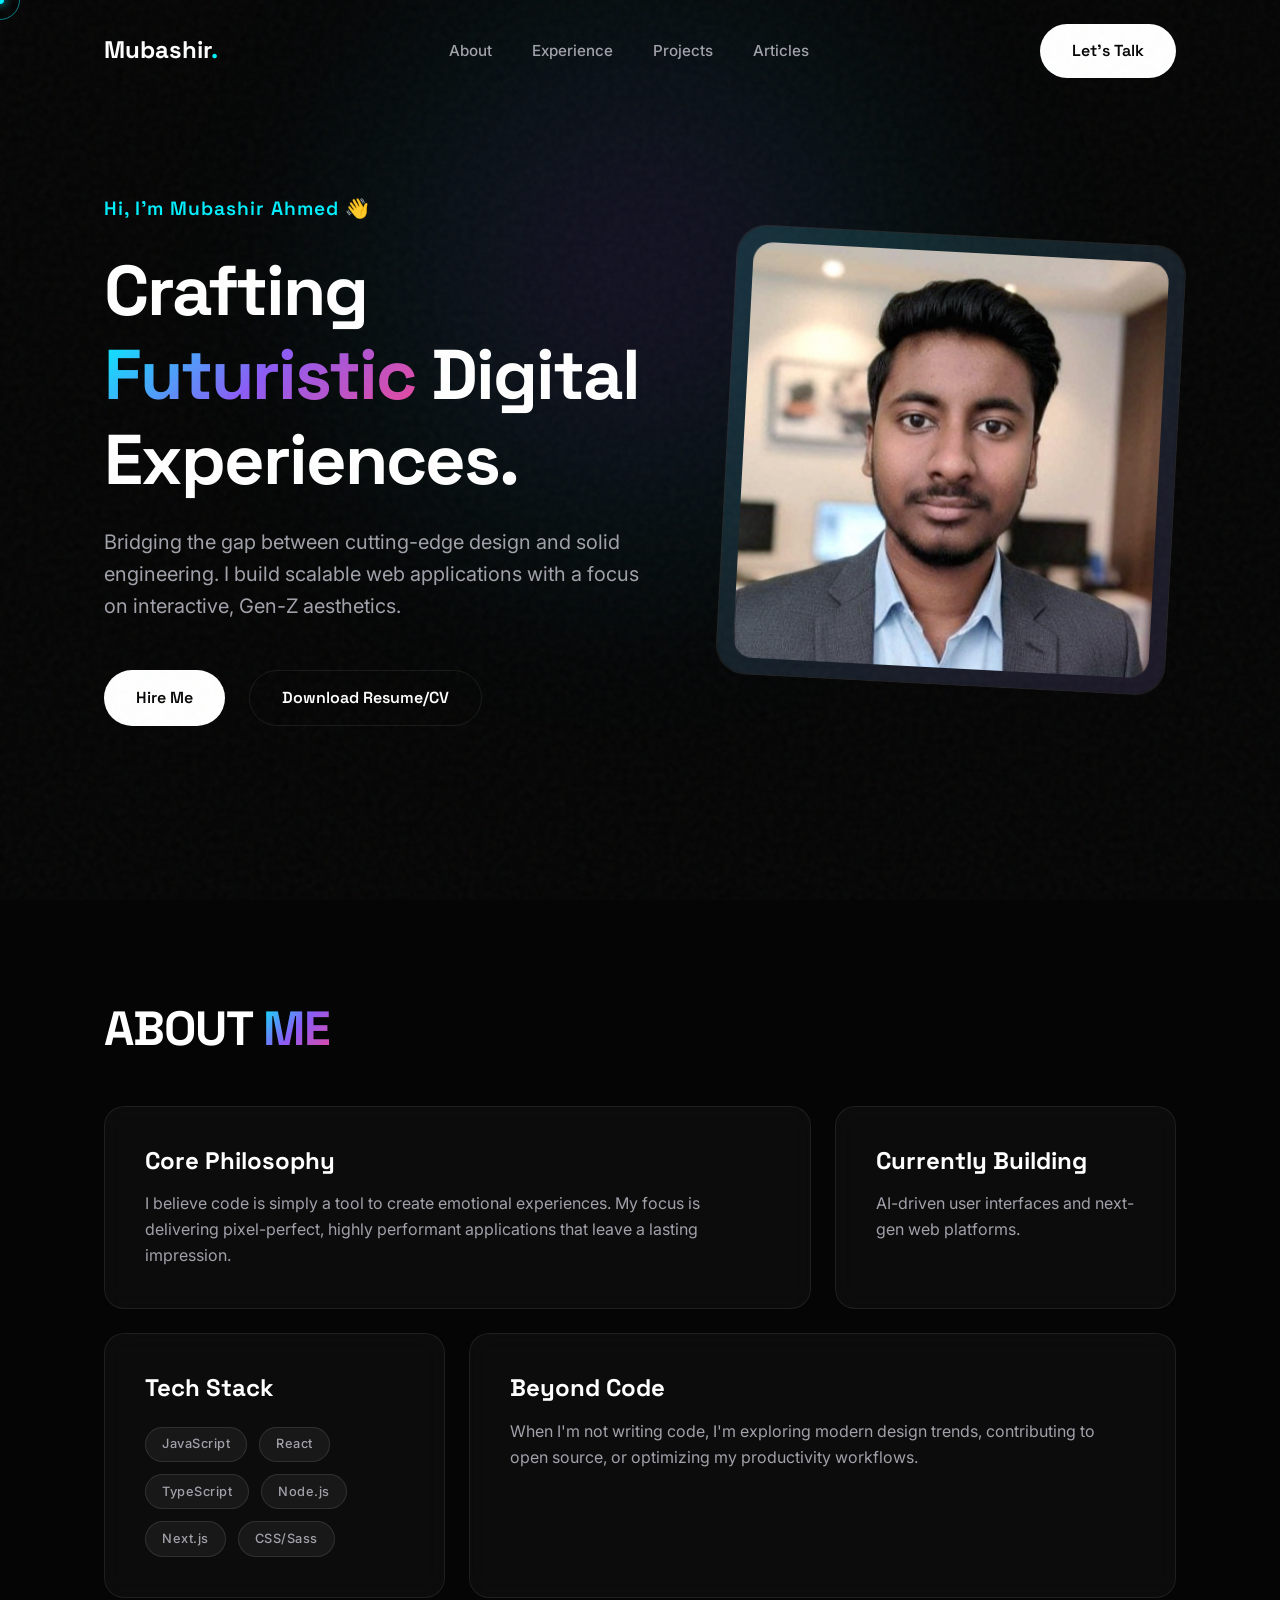
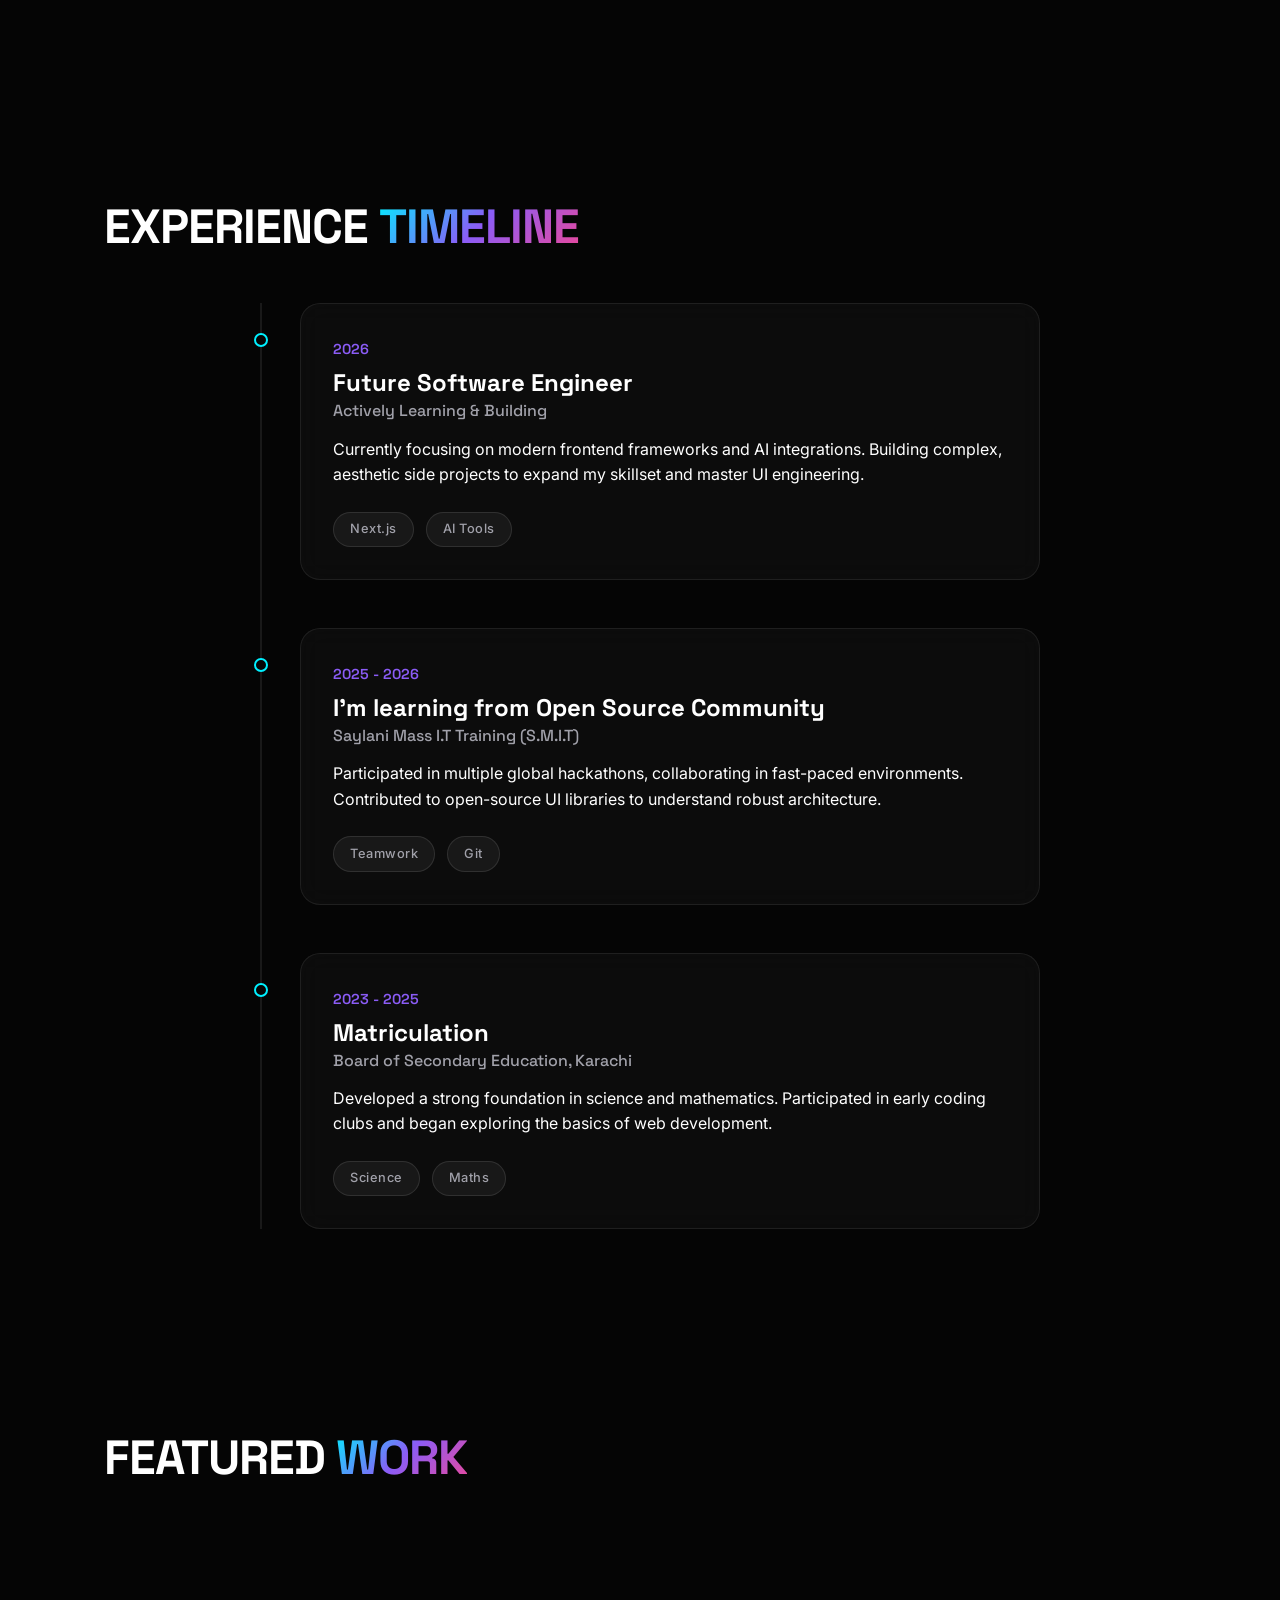
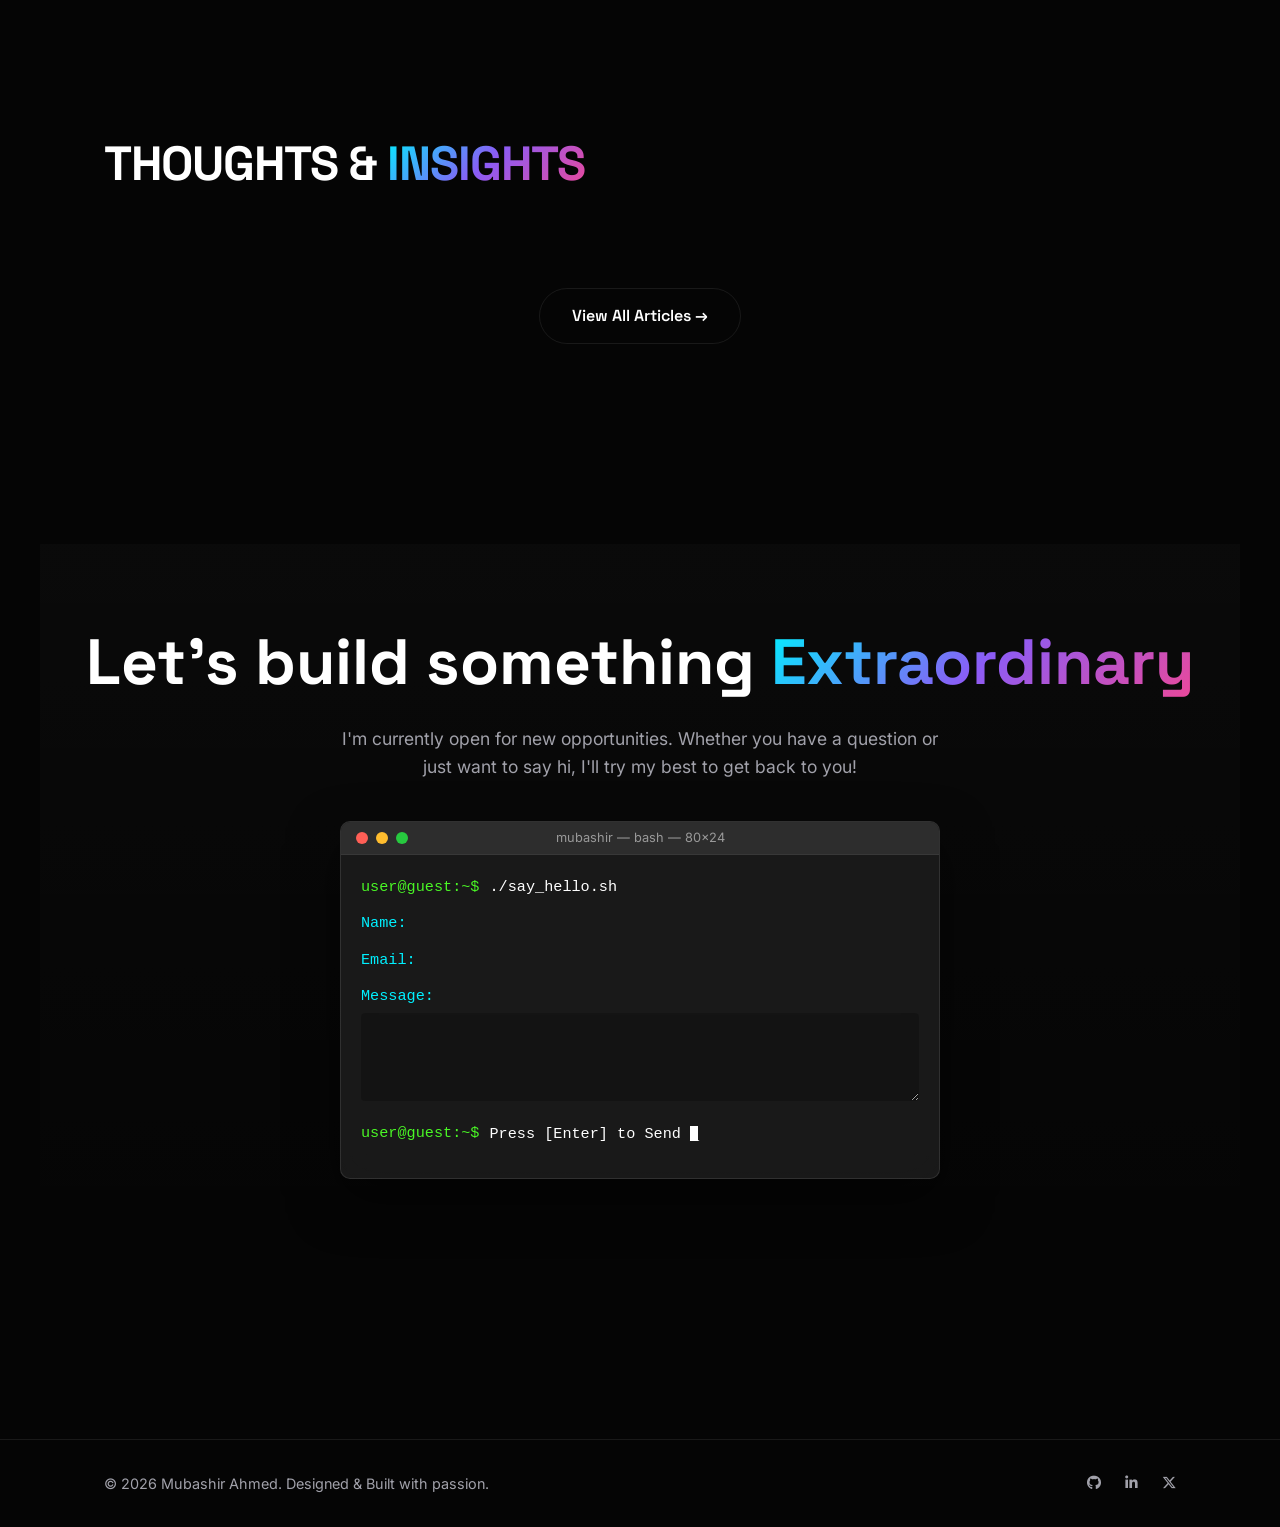
<file: index.html>
<!DOCTYPE html>
<html lang="en">

<head>
    <meta charset="UTF-8">
    <meta name="viewport" content="width=device-width, initial-scale=1.0">
    <title>Mubashir Ahmed | Portfolio</title>
    <meta name="description" content="Gen-Z, interactive, and recruiter-friendly portfolio of Mubashir Ahmed.">
    <!-- Google Fonts: Space Grotesk (Headers/Display), Inter (Body) -->
    <link rel="preconnect" href="https://fonts.googleapis.com">
    <link rel="preconnect" href="https://fonts.gstatic.com" crossorigin>
    <link
        href="https://fonts.googleapis.com/css2?family=Inter:wght@300;400;500;600&family=Space+Grotesk:wght@500;700&display=swap"
        rel="stylesheet">
    <link rel="stylesheet" href="https://cdnjs.cloudflare.com/ajax/libs/font-awesome/6.5.1/css/all.min.css"
        integrity="sha512-DTOQO9RWCH3ppGqcWaEA1BIZOC6xxalwEsw9c2QQeAIftl+Vegovlnee1c9QX4TctnWMn13TZye+giMm8e2LwA=="
        crossorigin="anonymous" referrerpolicy="no-referrer" />
    <link rel="stylesheet" href="style.css">
</head>

<body class="dark-theme">
    <!-- Custom Cursor -->
    <div class="cursor-dot"></div>
    <div class="cursor-outline"></div>

    <!-- Noise Texture Overlay -->
    <div class="noise-bg"></div>

    <!-- Navigation -->
    <nav class="navbar">
        <div class="nav-container">
            <a href="#" class="logo">Mubashir<span>.</span></a>
            <ul class="nav-links">
                <li><a href="#about" class="nav-link">About</a></li>
                <li><a href="#experience" class="nav-link">Experience</a></li>
                <li><a href="#projects" class="nav-link">Projects</a></li>
                <li><a href="articles.html" class="nav-link">Articles</a></li>
            </ul>
            <a href="#contact" class="btn primary-btn magnetic">Let's Talk</a>
        </div>
    </nav>

    <main>
        <!-- Hero Section -->
        <section id="hero" class="hero section">
            <div class="hero-glow"></div>
            <div class="container hero-content-wrapper">
                <div class="hero-text">
                    <p class="greeting reveal-up">Hi, I'm Mubashir Ahmed 👋</p>
                    <h1 class="hero-title reveal-up delay-1">Crafting <span class="gradient-text">Futuristic</span>
                        Digital Experiences.</h1>
                    <p class="hero-subtitle reveal-up delay-2">Bridging the gap between cutting-edge design and solid
                        engineering. I build scalable web applications with a focus on interactive, Gen-Z aesthetics.
                    </p>
                    <div class="hero-cta reveal-up delay-3">
                        <a href="#contact" class="btn primary-btn magnetic">Hire Me</a>
                        <a href="#" id="resume-download-btn" class="btn secondary-btn magnetic" download>Download
                            Resume/CV</a>
                    </div>
                </div>
                <div class="hero-image reveal-up delay-2">
                    <div class="image-container glass-card hover-glow">
                        <img src="images/profile.jpg" alt="Mubashir Ahmed" class="profile-img">
                        <div class="image-overlay"></div>
                    </div>
                </div>
            </div>
        </section>

        <!-- About Bento Section -->
        <section id="about" class="about section">
            <div class="container">
                <h2 class="section-title reveal-up">About <span class="gradient-text">Me</span></h2>
                <div class="bento-grid">
                    <div class="bento-item span-2 glass-card reveal-up">
                        <h3>Core Philosophy</h3>
                        <p>I believe code is simply a tool to create emotional experiences. My focus is delivering
                            pixel-perfect, highly performant applications that leave a lasting impression.</p>
                    </div>
                    <div class="bento-item glass-card reveal-up delay-1">
                        <h3>Currently Building</h3>
                        <p>AI-driven user interfaces and next-gen web platforms.</p>
                    </div>
                    <div class="bento-item glass-card tech-stack reveal-up delay-2">
                        <h3>Tech Stack</h3>
                        <div class="tags">
                            <span class="tag">JavaScript</span>
                            <span class="tag">React</span>
                            <span class="tag">TypeScript</span>
                            <span class="tag">Node.js</span>
                            <span class="tag">Next.js</span>
                            <span class="tag">CSS/Sass</span>
                        </div>
                    </div>
                    <div class="bento-item span-2 glass-card reveal-up delay-3">
                        <h3>Beyond Code</h3>
                        <p>When I'm not writing code, I'm exploring modern design trends, contributing to open source,
                            or optimizing my productivity workflows.</p>
                    </div>
                </div>
            </div>
        </section>

        <!-- Experience Timeline Section -->
        <section id="experience" class="experience section">
            <div class="container">
                <h2 class="section-title reveal-up">Experience <span class="gradient-text">Timeline</span></h2>
                <div class="timeline">
                    <!-- Timeline Item 1 -->
                    <div class="timeline-item reveal-up">
                        <div class="timeline-dot"></div>
                        <div class="timeline-content glass-card">
                            <span class="timeline-date">2026</span>
                            <h3 class="timeline-role">Future Software Engineer</h3>
                            <h4 class="timeline-company">Actively Learning & Building</h4>
                            <p>Currently focusing on modern frontend frameworks and AI integrations. Building complex,
                                aesthetic side projects to expand my skillset and master UI engineering.</p>
                            <div class="tags">
                                <span class="tag">Next.js</span>
                                <span class="tag">AI Tools</span>
                            </div>
                        </div>
                    </div>
                    <!-- Timeline Item 2 -->
                    <div class="timeline-item reveal-up delay-1">
                        <div class="timeline-dot"></div>
                        <div class="timeline-content glass-card">
                            <span class="timeline-date">2025 - 2026</span>
                            <h3 class="timeline-role">I'm learning from Open Source Community</h3>
                            <h4 class="timeline-company">Saylani Mass I.T Training (S.M.I.T)</h4>
                            <p>Participated in multiple global hackathons, collaborating in fast-paced environments.
                                Contributed to open-source UI libraries to understand robust architecture.</p>
                            <div class="tags">
                                <span class="tag">Teamwork</span>
                                <span class="tag">Git</span>
                            </div>
                        </div>
                    </div>
                    <!-- Timeline Item 3 -->
                    <div class="timeline-item reveal-up delay-2">
                        <div class="timeline-dot"></div>
                        <div class="timeline-content glass-card">
                            <span class="timeline-date">2023 - 2025</span>
                            <h3 class="timeline-role">Matriculation</h3>
                            <h4 class="timeline-company">Board of Secondary Education, Karachi</h4>
                            <p>Developed a strong foundation in science and mathematics. Participated in early coding
                                clubs and began exploring the basics of web development.</p>
                            <div class="tags">
                                <span class="tag">Science</span>
                                <span class="tag">Maths</span>
                            </div>
                        </div>
                    </div>
                </div>
            </div>
        </section>

        <!-- Projects Section -->
        <section id="projects" class="projects section">
            <div class="container">
                <h2 class="section-title reveal-up">Featured <span class="gradient-text">Work</span></h2>
                <div id="projects-grid" class="projects-grid">
                    <!-- Loaded dynamically from localStorage -->
                </div>
            </div>
        </section>

        <!-- Articles Section -->
        <section id="articles" class="articles section">
            <div class="container">
                <h2 class="section-title reveal-up">Thoughts & <span class="gradient-text">Insights</span></h2>
                <div id="articles-grid" class="articles-grid">
                    <!-- Loaded dynamically from localStorage -->
                </div>
                <div style="text-align: center; margin-top: 3rem;" class="reveal-up">
                    <a href="articles.html" class="btn secondary-btn magnetic">View All Articles →</a>
                </div>
            </div>
        </section>

        <!-- Contact Section -->
        <section id="contact" class="contact section">
            <div class="container contact-container reveal-up">
                <h2 class="contact-title">Let's build something <span class="gradient-text">Extraordinary</span></h2>
                <p class="contact-subtitle">I'm currently open for new opportunities. Whether you have a question or
                    just want to say hi, I'll try my best to get back to you!</p>

                <div class="terminal-window">
                    <div class="terminal-header">
                        <div class="terminal-buttons">
                            <span class="terminal-btn close"></span>
                            <span class="terminal-btn minimize"></span>
                            <span class="terminal-btn maximize"></span>
                        </div>
                        <div class="terminal-title">mubashir — bash — 80x24</div>
                    </div>
                    <div class="terminal-body">
                        <form class="contact-form">
                            <div class="terminal-line">
                                <span class="terminal-prompt">user@guest:~$</span>
                                <span class="terminal-command">./say_hello.sh</span>
                            </div>
                            <div class="terminal-line input-line">
                                <span class="terminal-prompt">Name:</span>
                                <input type="text" id="name" required class="terminal-input" autocomplete="off">
                            </div>
                            <div class="terminal-line input-line">
                                <span class="terminal-prompt">Email:</span>
                                <input type="email" id="email" required class="terminal-input" autocomplete="off">
                            </div>
                            <div class="terminal-line input-line message-line">
                                <span class="terminal-prompt">Message:</span>
                                <textarea id="message" rows="4" required
                                    class="terminal-input message-input"></textarea>
                            </div>
                            <div class="terminal-line submit-line">
                                <span class="terminal-prompt">user@guest:~$</span>
                                <button type="submit" class="terminal-submit">Press [Enter] to Send <span
                                        class="cursor-blink">_</span></button>
                            </div>
                        </form>
                    </div>
                </div>

            </div>
        </section>
    </main>

    <footer class="footer">
        <div class="container footer-content">
            <p>&copy; 2026 Mubashir Ahmed. Designed & Built with passion.</p>
            <div class="social-links">
                <a href="#" class="social-link magnetic" aria-label="GitHub"><i class="fa-brands fa-github"></i></a>
                <a href="#" class="social-link magnetic" aria-label="LinkedIn"><i
                        class="fa-brands fa-linkedin-in"></i></a>
                <a href="#" class="social-link magnetic" aria-label="Twitter"><i class="fa-brands fa-x-twitter"></i></a>
            </div>
        </div>
    </footer>

    <script src="storage.js"></script>
    <script src="script.js"></script>
</body>

</html>
</file>
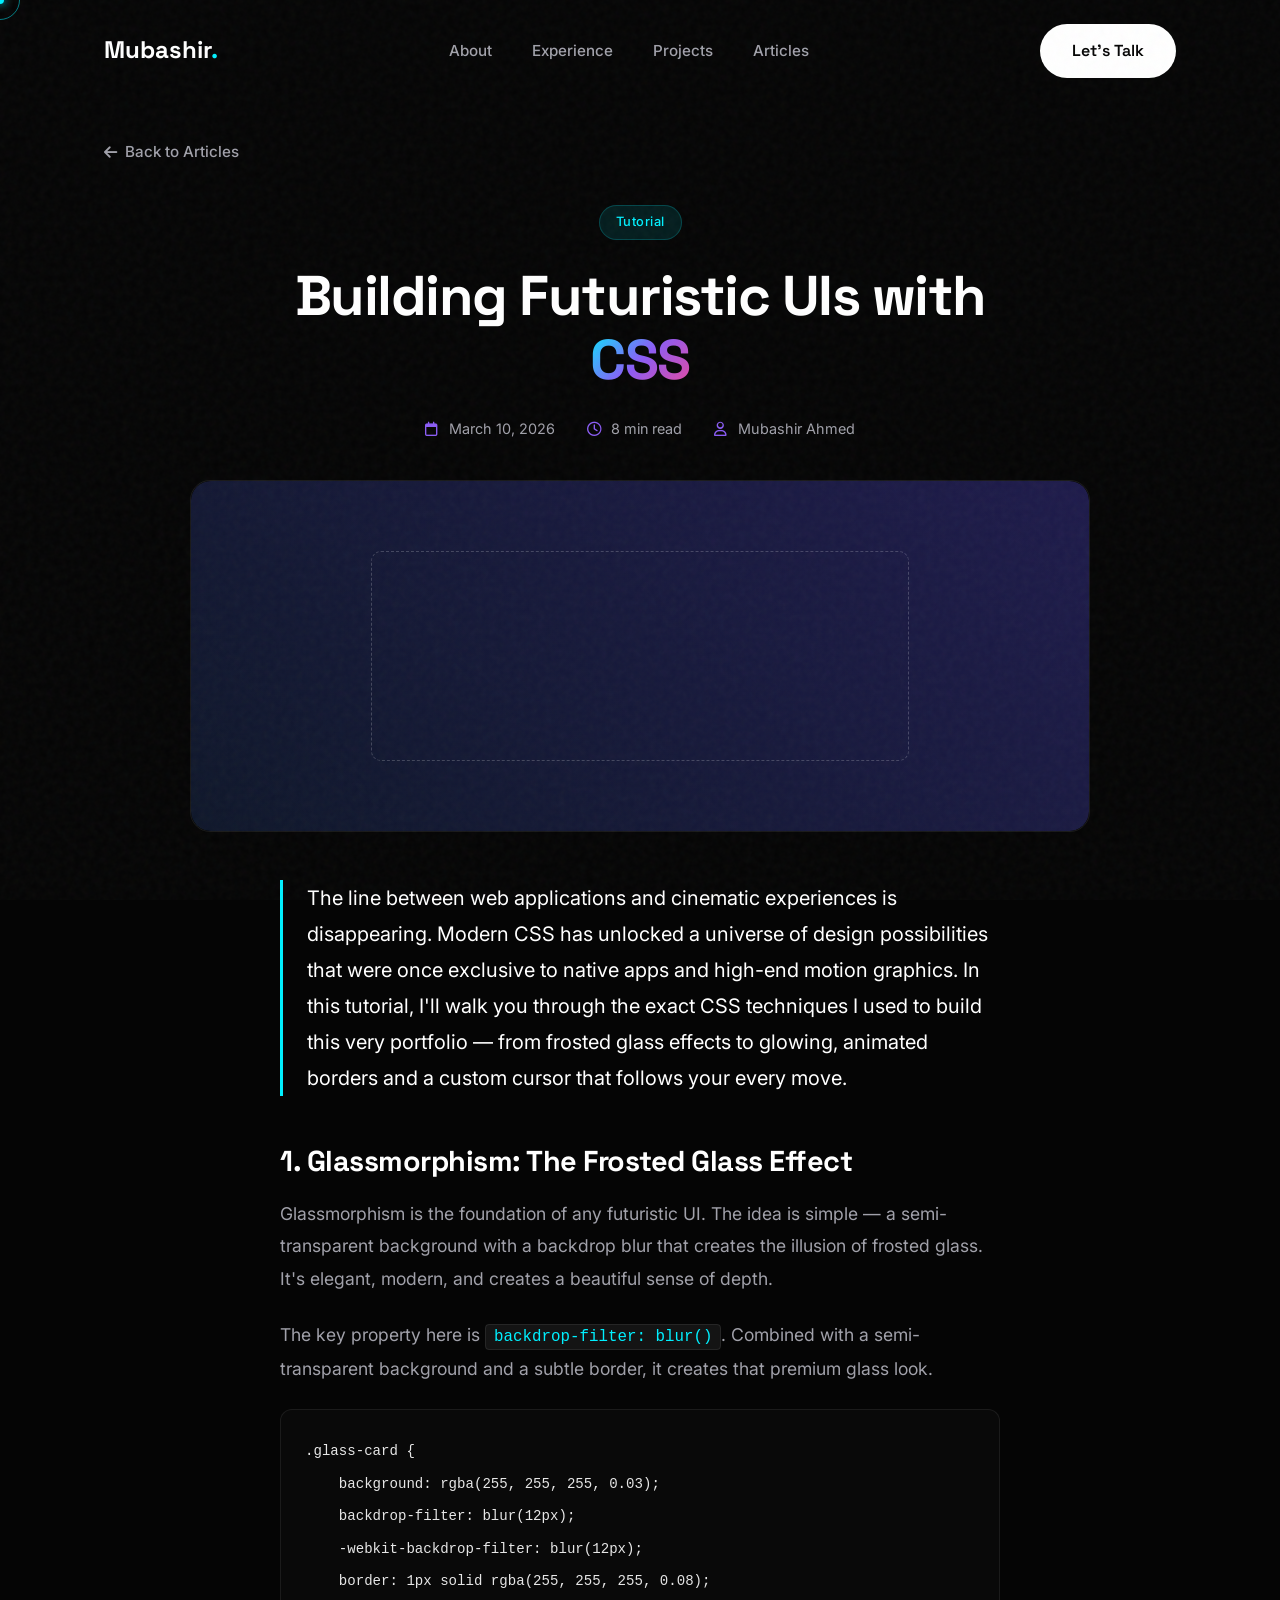
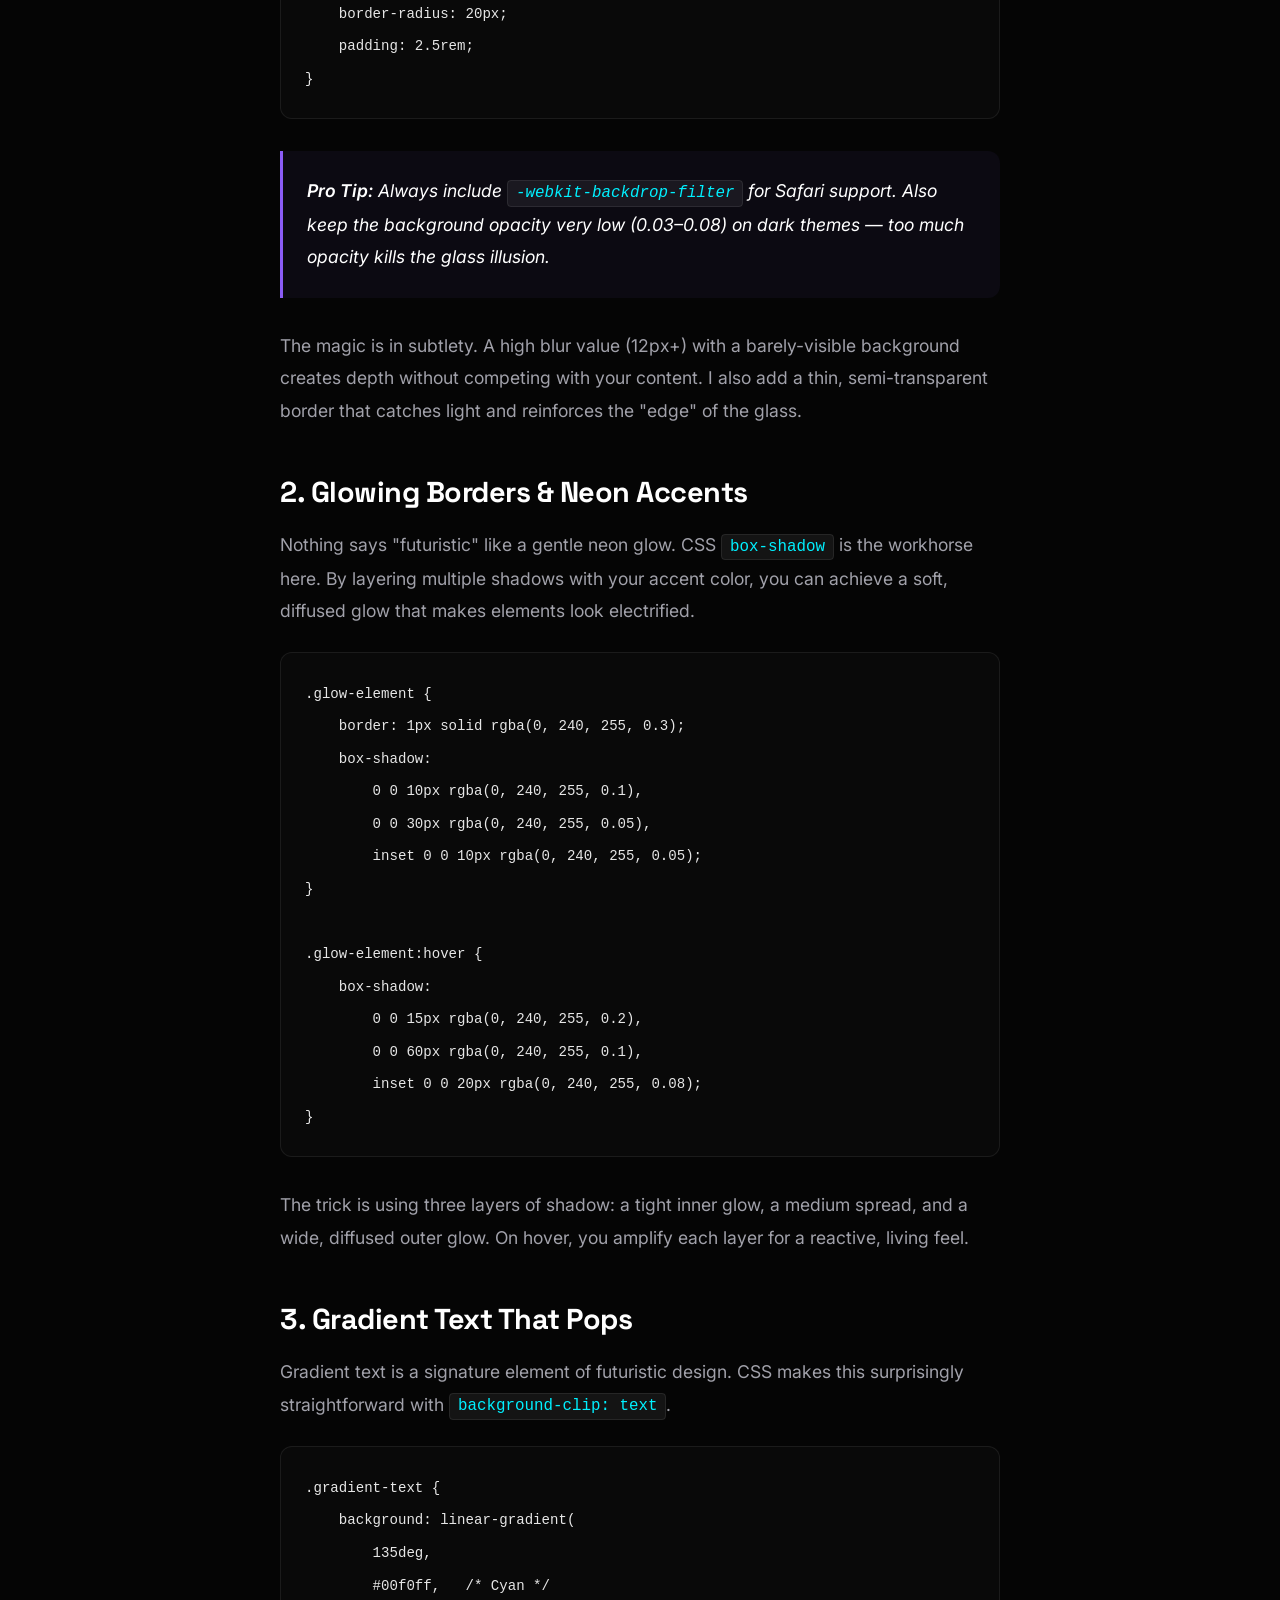
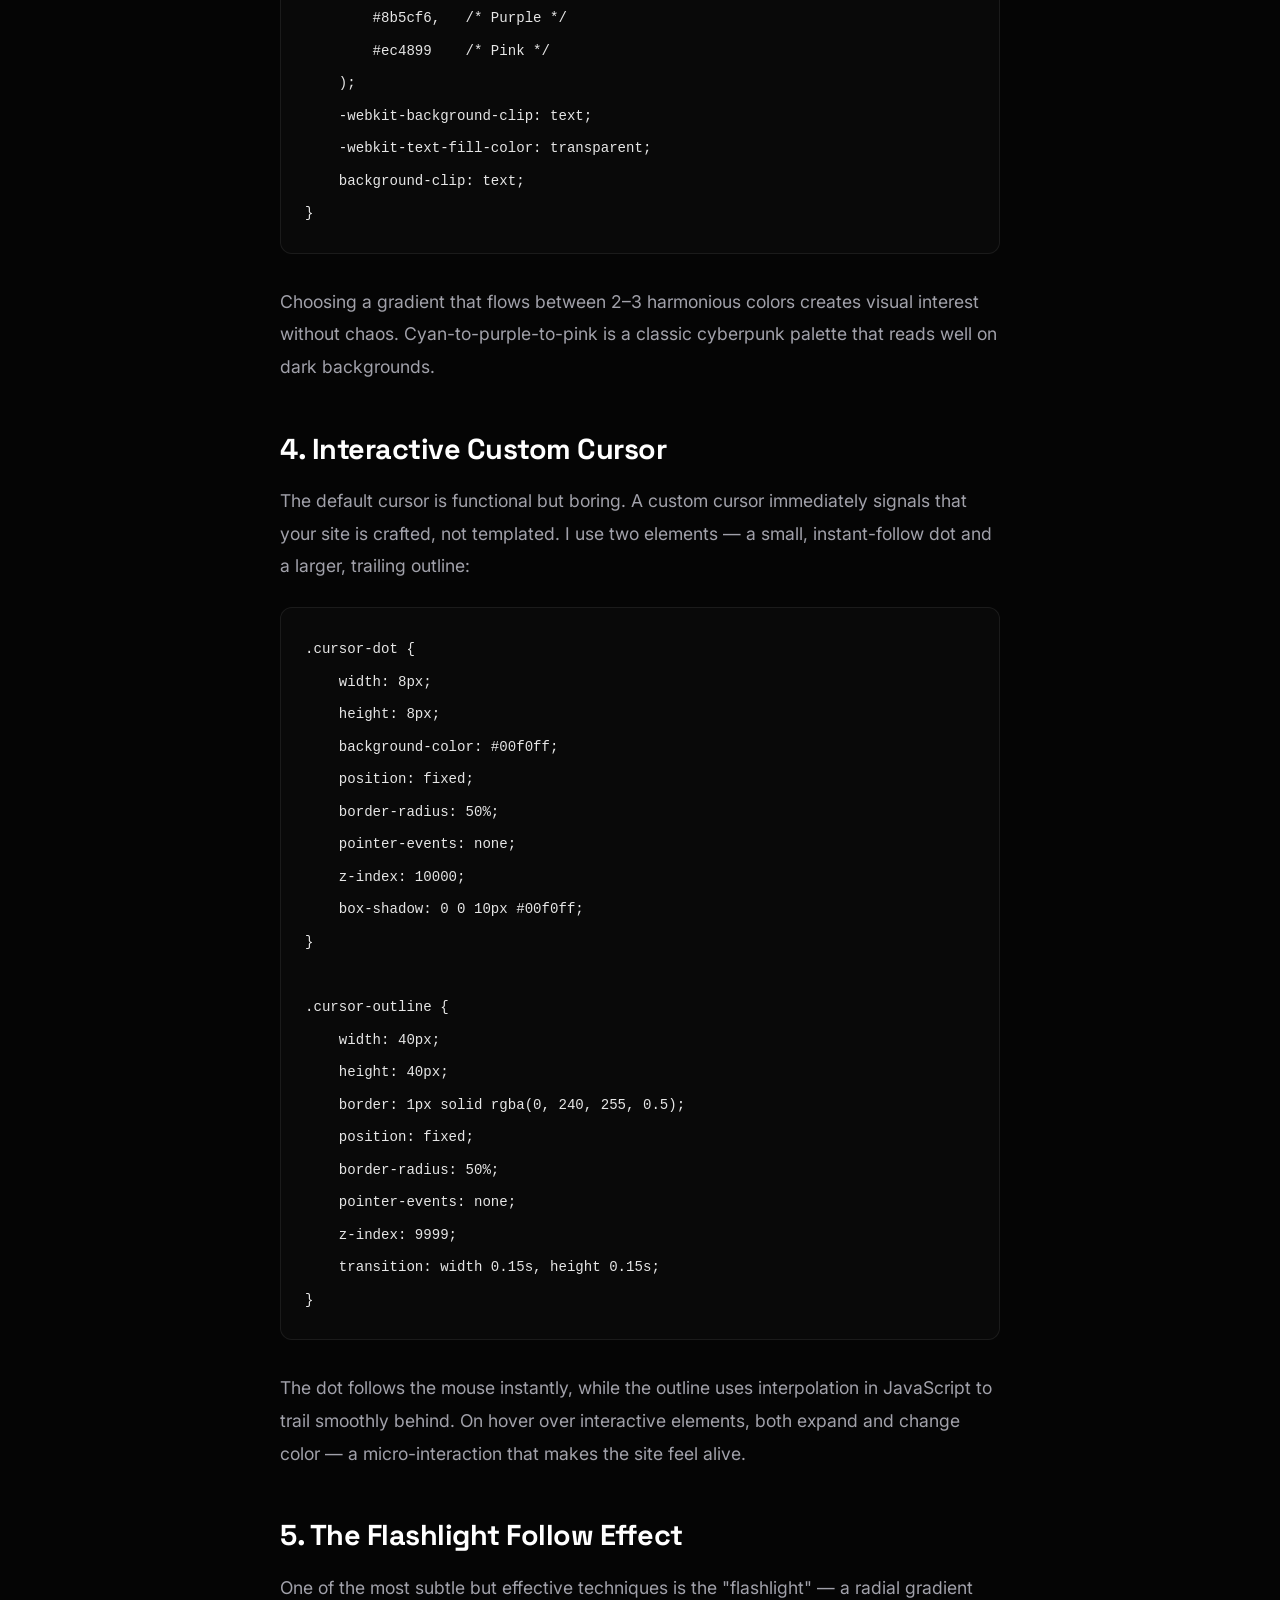
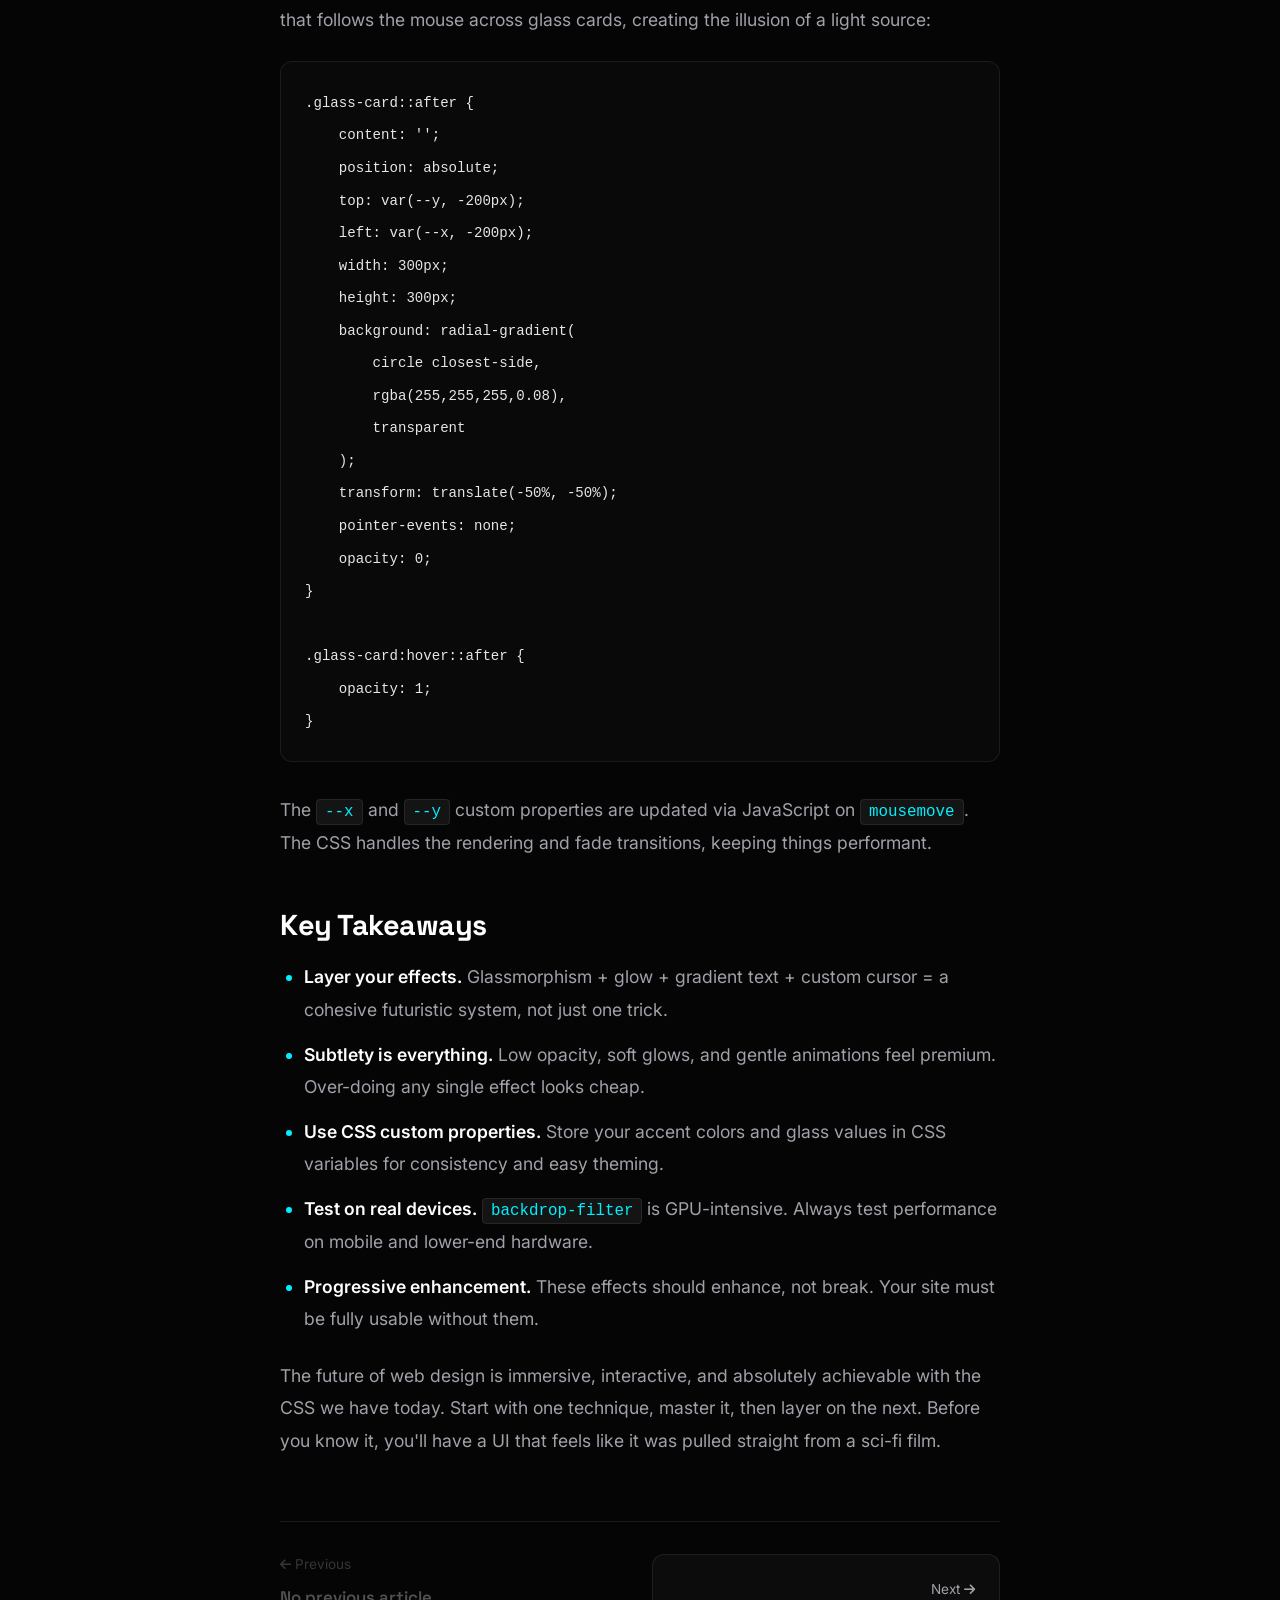
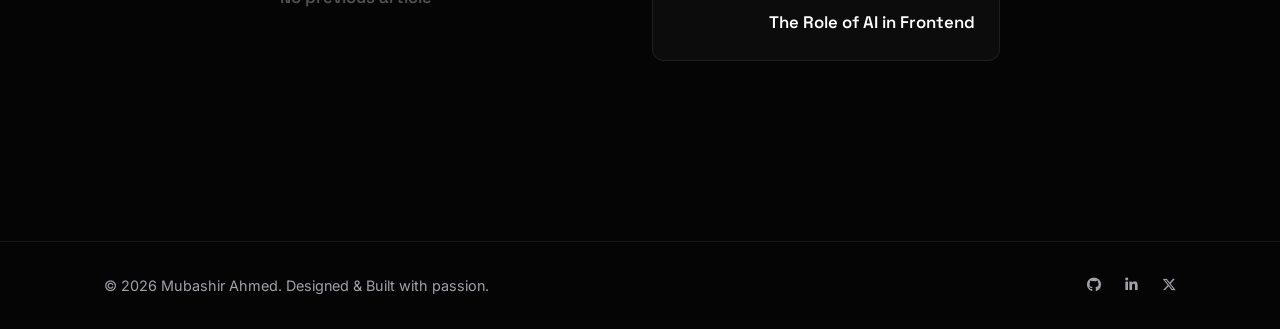
<file: article-1.html>
<!DOCTYPE html>
<html lang="en">

<head>
    <meta charset="UTF-8">
    <meta name="viewport" content="width=device-width, initial-scale=1.0">
    <title>Building Futuristic UIs with CSS | Mubashir Ahmed</title>
    <meta name="description"
        content="A deep dive into creating glassmorphism, glowing borders, and interactive cursor effects using modern CSS techniques.">
    <link rel="preconnect" href="https://fonts.googleapis.com">
    <link rel="preconnect" href="https://fonts.gstatic.com" crossorigin>
    <link
        href="https://fonts.googleapis.com/css2?family=Inter:wght@300;400;500;600&family=Space+Grotesk:wght@500;700&display=swap"
        rel="stylesheet">
    <link rel="stylesheet" href="https://cdnjs.cloudflare.com/ajax/libs/font-awesome/6.5.1/css/all.min.css"
        integrity="sha512-DTOQO9RWCH3ppGqcWaEA1BIZOC6xxalwEsw9c2QQeAIftl+Vegovlnee1c9QX4TctnWMn13TZye+giMm8e2LwA=="
        crossorigin="anonymous" referrerpolicy="no-referrer" />
    <link rel="stylesheet" href="style.css">
</head>

<body class="dark-theme">
    <!-- Custom Cursor -->
    <div class="cursor-dot"></div>
    <div class="cursor-outline"></div>

    <!-- Noise Texture Overlay -->
    <div class="noise-bg"></div>

    <!-- Navigation -->
    <nav class="navbar">
        <div class="nav-container">
            <a href="index.html" class="logo">Mubashir<span>.</span></a>
            <ul class="nav-links">
                <li><a href="index.html#about" class="nav-link">About</a></li>
                <li><a href="index.html#experience" class="nav-link">Experience</a></li>
                <li><a href="index.html#projects" class="nav-link">Projects</a></li>
                <li><a href="articles.html" class="nav-link">Articles</a></li>
            </ul>
            <a href="index.html#contact" class="btn primary-btn magnetic">Let's Talk</a>
        </div>
    </nav>

    <main>
        <article class="article-detail section">
            <div class="container">
                <!-- Back Link -->
                <a href="articles.html" class="back-link reveal-up"><i class="fa-solid fa-arrow-left"></i> Back to
                    Articles</a>

                <!-- Article Header -->
                <header class="article-detail-header reveal-up delay-1">
                    <span class="article-category tag">Tutorial</span>
                    <h1 class="article-detail-title">Building Futuristic UIs with <span class="gradient-text">CSS</span>
                    </h1>
                    <div class="article-detail-meta">
                        <span><i class="fa-regular fa-calendar"></i> March 10, 2026</span>
                        <span><i class="fa-regular fa-clock"></i> 8 min read</span>
                        <span><i class="fa-regular fa-user"></i> Mubashir Ahmed</span>
                    </div>
                </header>

                <!-- Article Cover -->
                <div class="article-detail-cover reveal-up delay-2">
                    <div class="placeholder-img cyber-bg-1" style="height: 350px; border-radius: 20px;"></div>
                </div>

                <!-- Article Body -->
                <div class="article-detail-body reveal-up delay-3">

                    <p class="lead">The line between web applications and cinematic experiences is disappearing. Modern
                        CSS has unlocked a universe of design possibilities that were once exclusive to native apps and
                        high-end motion graphics. In this tutorial, I'll walk you through the exact CSS techniques I
                        used to build this very portfolio — from frosted glass effects to glowing, animated borders and
                        a custom cursor that follows your every move.</p>

                    <h2>1. Glassmorphism: The Frosted Glass Effect</h2>

                    <p>Glassmorphism is the foundation of any futuristic UI. The idea is simple — a semi-transparent
                        background with a backdrop blur that creates the illusion of frosted glass. It's elegant,
                        modern, and creates a beautiful sense of depth.</p>

                    <p>The key property here is <code>backdrop-filter: blur()</code>. Combined with a semi-transparent
                        background and a subtle border, it creates that premium glass look.</p>

                    <pre><code>.glass-card {
    background: rgba(255, 255, 255, 0.03);
    backdrop-filter: blur(12px);
    -webkit-backdrop-filter: blur(12px);
    border: 1px solid rgba(255, 255, 255, 0.08);
    border-radius: 20px;
    padding: 2.5rem;
}</code></pre>

                    <blockquote>
                        <p><strong>Pro Tip:</strong> Always include <code>-webkit-backdrop-filter</code> for Safari
                            support. Also keep the background opacity very low (0.03–0.08) on dark themes — too much
                            opacity kills the glass illusion.</p>
                    </blockquote>

                    <p>The magic is in subtlety. A high blur value (12px+) with a barely-visible background creates
                        depth without competing with your content. I also add a thin, semi-transparent border that
                        catches light and reinforces the "edge" of the glass.</p>

                    <h2>2. Glowing Borders & Neon Accents</h2>

                    <p>Nothing says "futuristic" like a gentle neon glow. CSS <code>box-shadow</code> is the workhorse
                        here. By layering multiple shadows with your accent color, you can achieve a soft, diffused glow
                        that makes elements look electrified.</p>

                    <pre><code>.glow-element {
    border: 1px solid rgba(0, 240, 255, 0.3);
    box-shadow:
        0 0 10px rgba(0, 240, 255, 0.1),
        0 0 30px rgba(0, 240, 255, 0.05),
        inset 0 0 10px rgba(0, 240, 255, 0.05);
}

.glow-element:hover {
    box-shadow:
        0 0 15px rgba(0, 240, 255, 0.2),
        0 0 60px rgba(0, 240, 255, 0.1),
        inset 0 0 20px rgba(0, 240, 255, 0.08);
}</code></pre>

                    <p>The trick is using three layers of shadow: a tight inner glow, a medium spread, and a wide,
                        diffused outer glow. On hover, you amplify each layer for a reactive, living feel.</p>

                    <h2>3. Gradient Text That Pops</h2>

                    <p>Gradient text is a signature element of futuristic design. CSS makes this surprisingly
                        straightforward with <code>background-clip: text</code>.</p>

                    <pre><code>.gradient-text {
    background: linear-gradient(
        135deg,
        #00f0ff,   /* Cyan */
        #8b5cf6,   /* Purple */
        #ec4899    /* Pink */
    );
    -webkit-background-clip: text;
    -webkit-text-fill-color: transparent;
    background-clip: text;
}</code></pre>

                    <p>Choosing a gradient that flows between 2–3 harmonious colors creates visual interest without
                        chaos. Cyan-to-purple-to-pink is a classic cyberpunk palette that reads well on dark
                        backgrounds.</p>

                    <h2>4. Interactive Custom Cursor</h2>

                    <p>The default cursor is functional but boring. A custom cursor immediately signals that your site
                        is crafted, not templated. I use two elements — a small, instant-follow dot and a larger,
                        trailing outline:</p>

                    <pre><code>.cursor-dot {
    width: 8px;
    height: 8px;
    background-color: #00f0ff;
    position: fixed;
    border-radius: 50%;
    pointer-events: none;
    z-index: 10000;
    box-shadow: 0 0 10px #00f0ff;
}

.cursor-outline {
    width: 40px;
    height: 40px;
    border: 1px solid rgba(0, 240, 255, 0.5);
    position: fixed;
    border-radius: 50%;
    pointer-events: none;
    z-index: 9999;
    transition: width 0.15s, height 0.15s;
}</code></pre>

                    <p>The dot follows the mouse instantly, while the outline uses interpolation in JavaScript to trail
                        smoothly behind. On hover over interactive elements, both expand and change color — a
                        micro-interaction that makes the site feel alive.</p>

                    <h2>5. The Flashlight Follow Effect</h2>

                    <p>One of the most subtle but effective techniques is the "flashlight" — a radial gradient that
                        follows the mouse across glass cards, creating the illusion of a light source:</p>

                    <pre><code>.glass-card::after {
    content: '';
    position: absolute;
    top: var(--y, -200px);
    left: var(--x, -200px);
    width: 300px;
    height: 300px;
    background: radial-gradient(
        circle closest-side,
        rgba(255,255,255,0.08),
        transparent
    );
    transform: translate(-50%, -50%);
    pointer-events: none;
    opacity: 0;
}

.glass-card:hover::after {
    opacity: 1;
}</code></pre>

                    <p>The <code>--x</code> and <code>--y</code> custom properties are updated via JavaScript on
                        <code>mousemove</code>. The CSS handles the rendering and fade transitions, keeping things
                        performant.</p>

                    <h2>Key Takeaways</h2>

                    <ul>
                        <li><strong>Layer your effects.</strong> Glassmorphism + glow + gradient text + custom cursor =
                            a cohesive futuristic system, not just one trick.</li>
                        <li><strong>Subtlety is everything.</strong> Low opacity, soft glows, and gentle animations feel
                            premium. Over-doing any single effect looks cheap.</li>
                        <li><strong>Use CSS custom properties.</strong> Store your accent colors and glass values in CSS
                            variables for consistency and easy theming.</li>
                        <li><strong>Test on real devices.</strong> <code>backdrop-filter</code> is GPU-intensive. Always
                            test performance on mobile and lower-end hardware.</li>
                        <li><strong>Progressive enhancement.</strong> These effects should enhance, not break. Your site
                            must be fully usable without them.</li>
                    </ul>

                    <p>The future of web design is immersive, interactive, and absolutely achievable with the CSS we
                        have today. Start with one technique, master it, then layer on the next. Before you know it,
                        you'll have a UI that feels like it was pulled straight from a sci-fi film.</p>

                </div>

                <!-- Article Navigation -->
                <nav class="article-nav reveal-up">
                    <div class="article-nav-item prev disabled">
                        <span class="article-nav-label"><i class="fa-solid fa-arrow-left"></i> Previous</span>
                        <span class="article-nav-title">No previous article</span>
                    </div>
                    <div class="article-nav-item next">
                        <a href="article-2.html">
                            <span class="article-nav-label">Next <i class="fa-solid fa-arrow-right"></i></span>
                            <span class="article-nav-title">The Role of AI in Frontend</span>
                        </a>
                    </div>
                </nav>

            </div>
        </article>
    </main>

    <footer class="footer">
        <div class="container footer-content">
            <p>&copy; 2026 Mubashir Ahmed. Designed & Built with passion.</p>
            <div class="social-links">
                <a href="#" class="social-link magnetic" aria-label="GitHub"><i class="fa-brands fa-github"></i></a>
                <a href="#" class="social-link magnetic" aria-label="LinkedIn"><i
                        class="fa-brands fa-linkedin-in"></i></a>
                <a href="#" class="social-link magnetic" aria-label="Twitter"><i class="fa-brands fa-x-twitter"></i></a>
            </div>
        </div>
    </footer>

    <script src="script.js"></script>
</body>

</html>
</file>
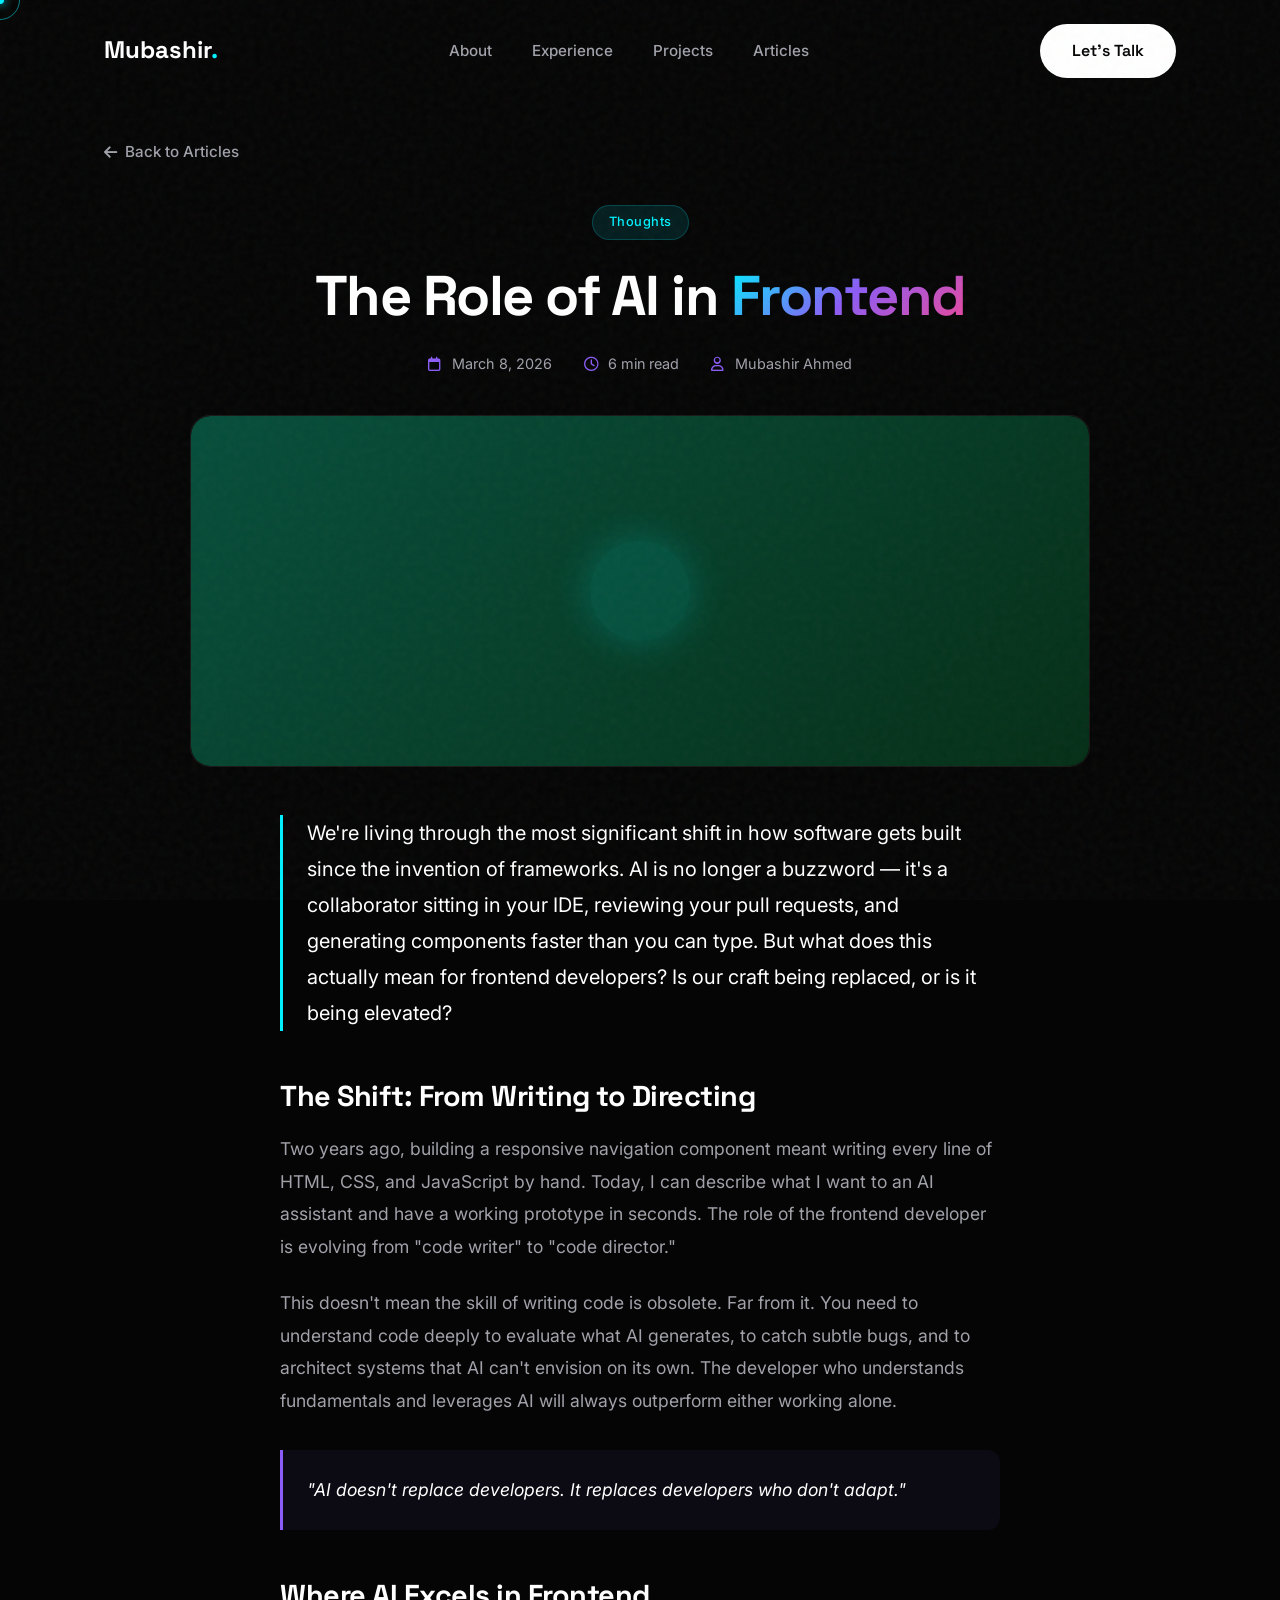
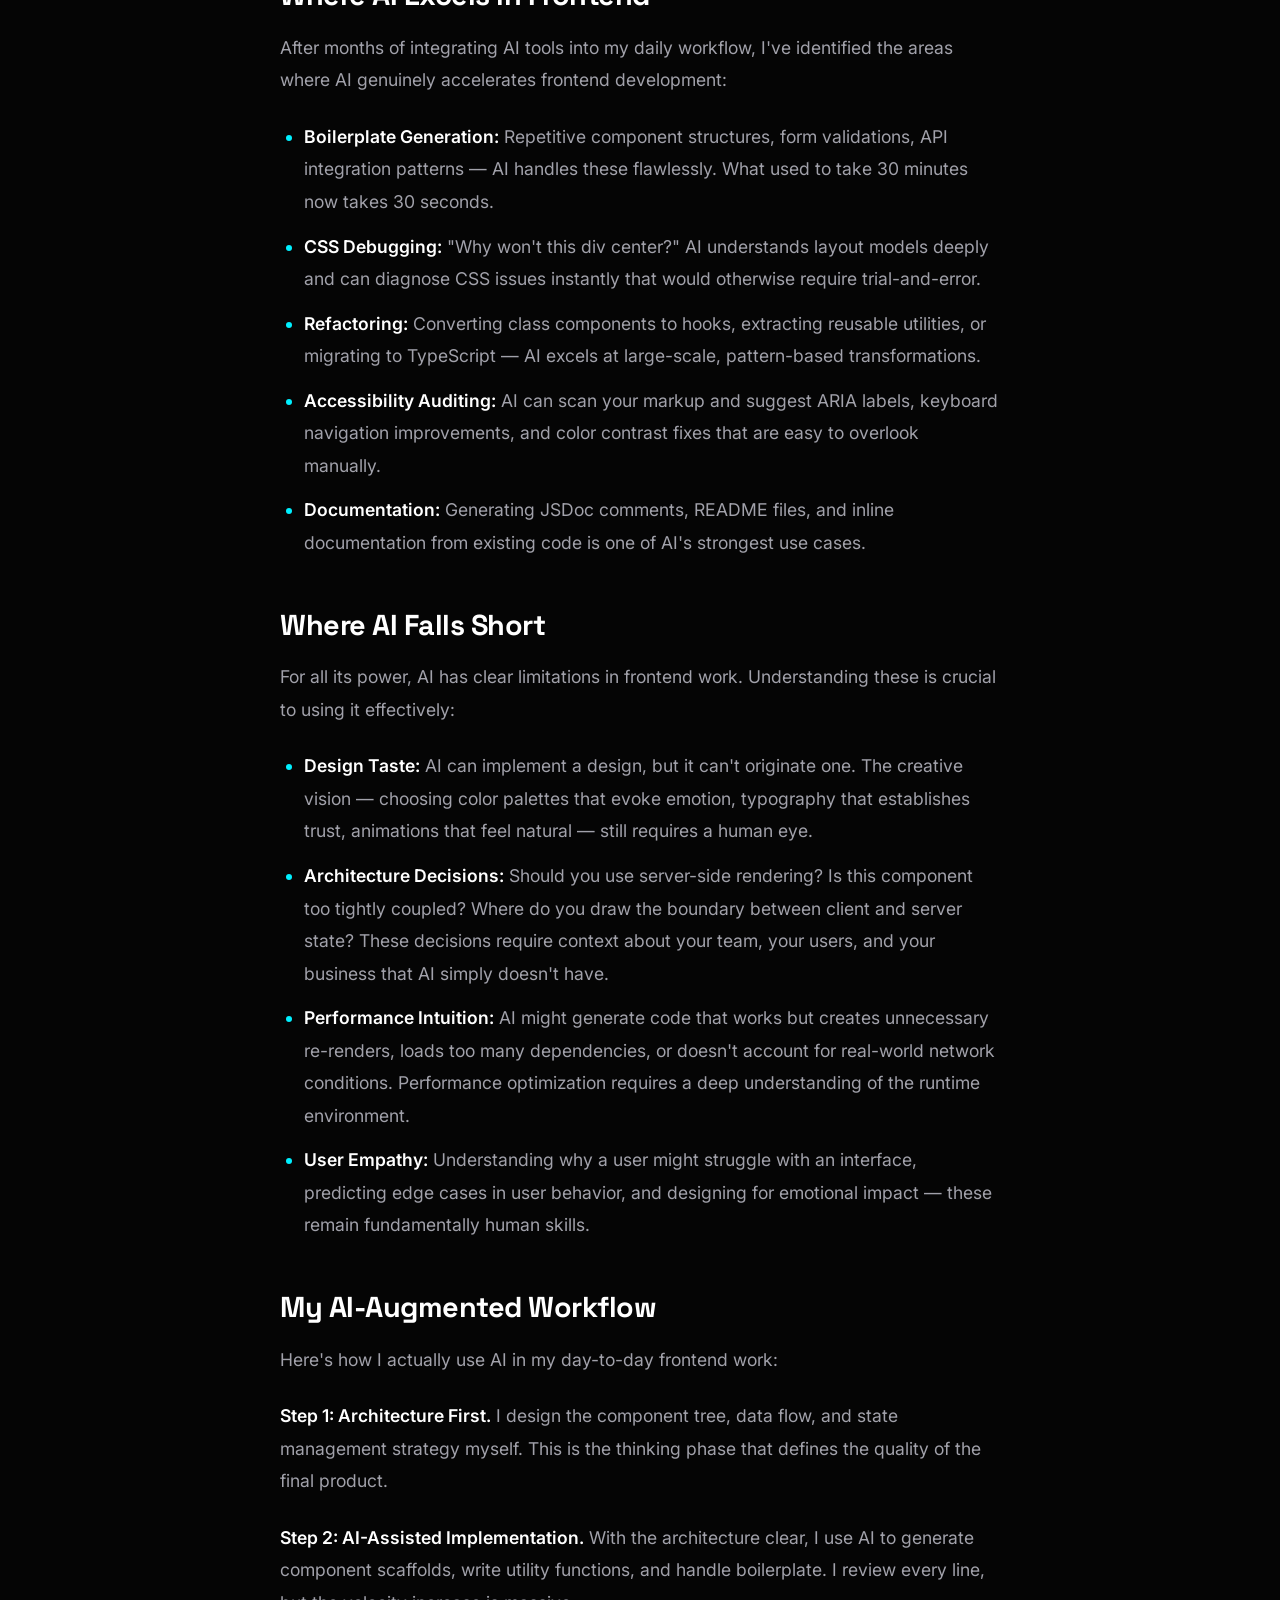
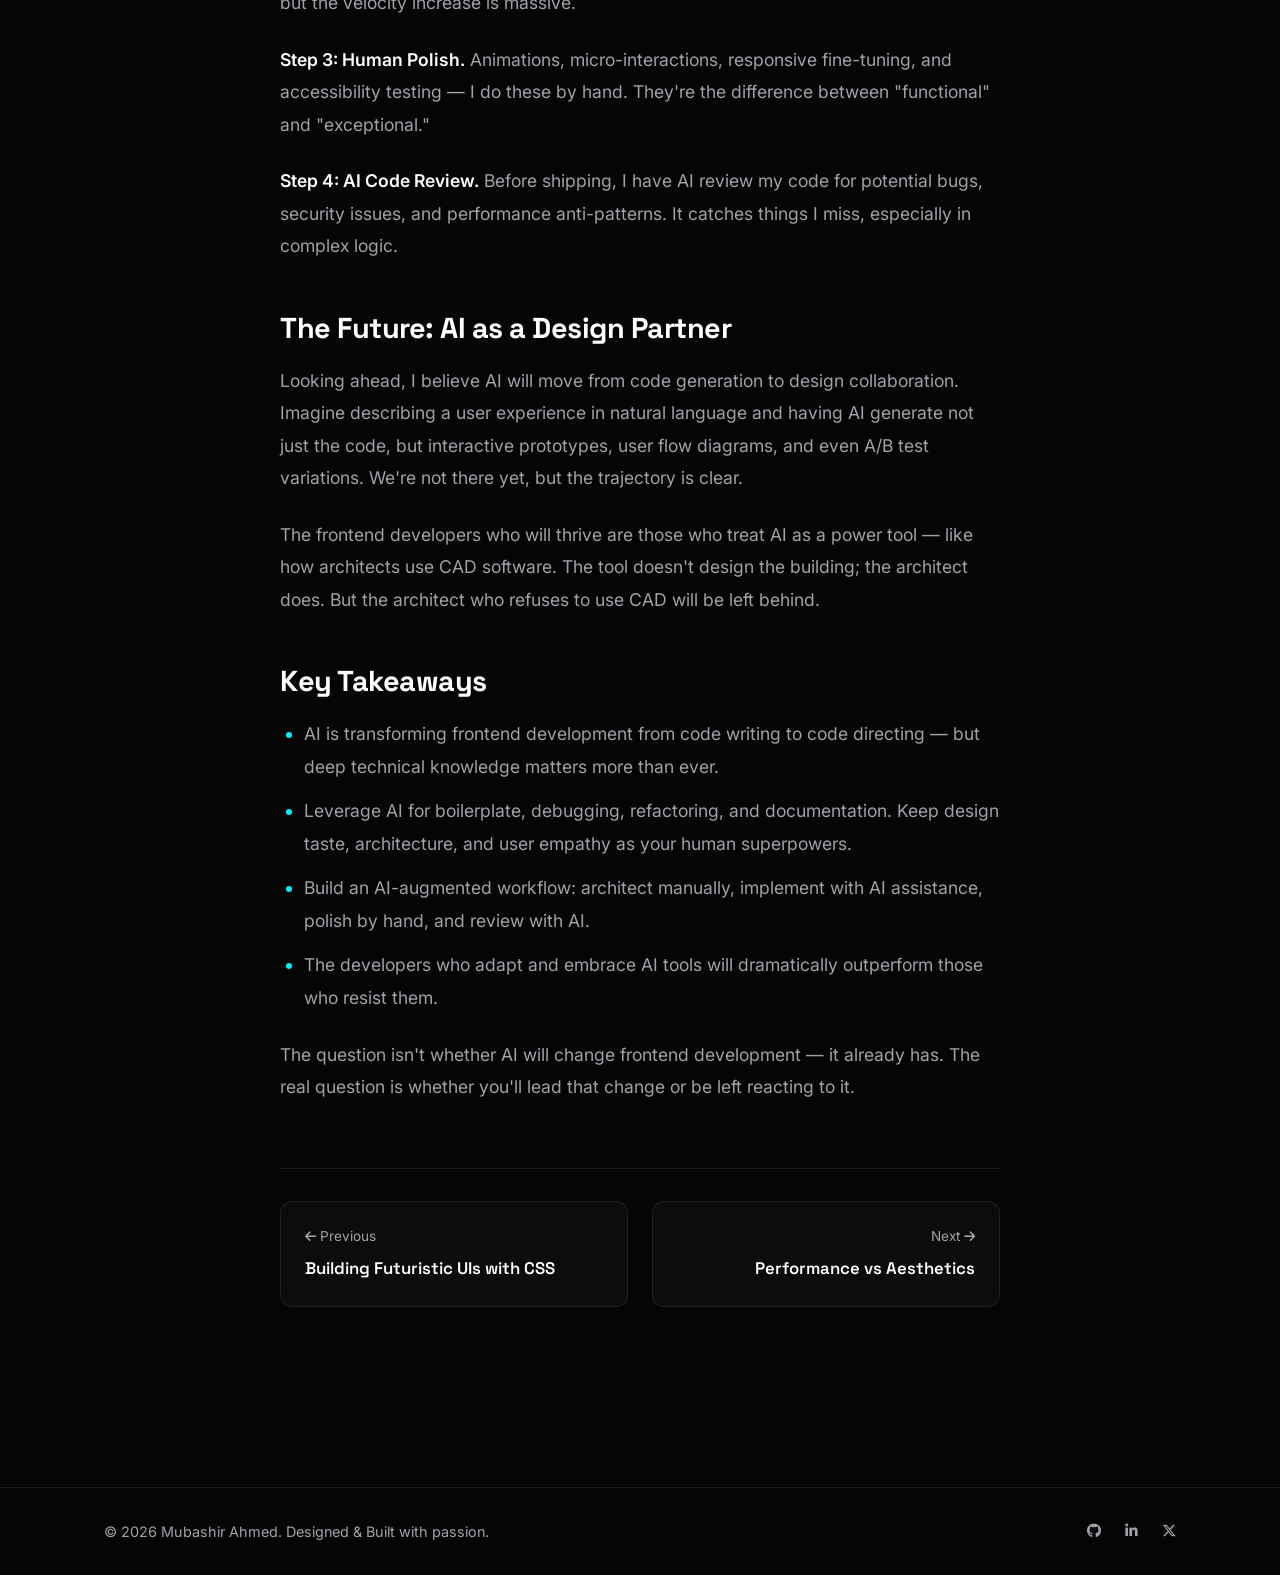
<file: article-2.html>
<!DOCTYPE html>
<html lang="en">

<head>
    <meta charset="UTF-8">
    <meta name="viewport" content="width=device-width, initial-scale=1.0">
    <title>The Role of AI in Frontend | Mubashir Ahmed</title>
    <meta name="description"
        content="How AI tools are shifting the paradigm from manual coding to architecture validation in frontend development.">
    <link rel="preconnect" href="https://fonts.googleapis.com">
    <link rel="preconnect" href="https://fonts.gstatic.com" crossorigin>
    <link
        href="https://fonts.googleapis.com/css2?family=Inter:wght@300;400;500;600&family=Space+Grotesk:wght@500;700&display=swap"
        rel="stylesheet">
    <link rel="stylesheet" href="https://cdnjs.cloudflare.com/ajax/libs/font-awesome/6.5.1/css/all.min.css"
        integrity="sha512-DTOQO9RWCH3ppGqcWaEA1BIZOC6xxalwEsw9c2QQeAIftl+Vegovlnee1c9QX4TctnWMn13TZye+giMm8e2LwA=="
        crossorigin="anonymous" referrerpolicy="no-referrer" />
    <link rel="stylesheet" href="style.css">
</head>

<body class="dark-theme">
    <!-- Custom Cursor -->
    <div class="cursor-dot"></div>
    <div class="cursor-outline"></div>

    <!-- Noise Texture Overlay -->
    <div class="noise-bg"></div>

    <!-- Navigation -->
    <nav class="navbar">
        <div class="nav-container">
            <a href="index.html" class="logo">Mubashir<span>.</span></a>
            <ul class="nav-links">
                <li><a href="index.html#about" class="nav-link">About</a></li>
                <li><a href="index.html#experience" class="nav-link">Experience</a></li>
                <li><a href="index.html#projects" class="nav-link">Projects</a></li>
                <li><a href="articles.html" class="nav-link">Articles</a></li>
            </ul>
            <a href="index.html#contact" class="btn primary-btn magnetic">Let's Talk</a>
        </div>
    </nav>

    <main>
        <article class="article-detail section">
            <div class="container">
                <!-- Back Link -->
                <a href="articles.html" class="back-link reveal-up"><i class="fa-solid fa-arrow-left"></i> Back to
                    Articles</a>

                <!-- Article Header -->
                <header class="article-detail-header reveal-up delay-1">
                    <span class="article-category tag">Thoughts</span>
                    <h1 class="article-detail-title">The Role of AI in <span class="gradient-text">Frontend</span></h1>
                    <div class="article-detail-meta">
                        <span><i class="fa-regular fa-calendar"></i> March 8, 2026</span>
                        <span><i class="fa-regular fa-clock"></i> 6 min read</span>
                        <span><i class="fa-regular fa-user"></i> Mubashir Ahmed</span>
                    </div>
                </header>

                <!-- Article Cover -->
                <div class="article-detail-cover reveal-up delay-2">
                    <div class="placeholder-img cyber-bg-2" style="height: 350px; border-radius: 20px;"></div>
                </div>

                <!-- Article Body -->
                <div class="article-detail-body reveal-up delay-3">

                    <p class="lead">We're living through the most significant shift in how software gets built since the
                        invention of frameworks. AI is no longer a buzzword — it's a collaborator sitting in your IDE,
                        reviewing your pull requests, and generating components faster than you can type. But what does
                        this actually mean for frontend developers? Is our craft being replaced, or is it being
                        elevated?</p>

                    <h2>The Shift: From Writing to Directing</h2>

                    <p>Two years ago, building a responsive navigation component meant writing every line of HTML, CSS,
                        and JavaScript by hand. Today, I can describe what I want to an AI assistant and have a working
                        prototype in seconds. The role of the frontend developer is evolving from "code writer" to "code
                        director."</p>

                    <p>This doesn't mean the skill of writing code is obsolete. Far from it. You need to understand code
                        deeply to evaluate what AI generates, to catch subtle bugs, and to architect systems that AI
                        can't envision on its own. The developer who understands fundamentals and leverages AI will
                        always outperform either working alone.</p>

                    <blockquote>
                        <p>"AI doesn't replace developers. It replaces developers who don't adapt."</p>
                    </blockquote>

                    <h2>Where AI Excels in Frontend</h2>

                    <p>After months of integrating AI tools into my daily workflow, I've identified the areas where AI
                        genuinely accelerates frontend development:</p>

                    <ul>
                        <li><strong>Boilerplate Generation:</strong> Repetitive component structures, form validations,
                            API integration patterns — AI handles these flawlessly. What used to take 30 minutes now
                            takes 30 seconds.</li>
                        <li><strong>CSS Debugging:</strong> "Why won't this div center?" AI understands layout models
                            deeply and can diagnose CSS issues instantly that would otherwise require trial-and-error.
                        </li>
                        <li><strong>Refactoring:</strong> Converting class components to hooks, extracting reusable
                            utilities, or migrating to TypeScript — AI excels at large-scale, pattern-based
                            transformations.</li>
                        <li><strong>Accessibility Auditing:</strong> AI can scan your markup and suggest ARIA labels,
                            keyboard navigation improvements, and color contrast fixes that are easy to overlook
                            manually.</li>
                        <li><strong>Documentation:</strong> Generating JSDoc comments, README files, and inline
                            documentation from existing code is one of AI's strongest use cases.</li>
                    </ul>

                    <h2>Where AI Falls Short</h2>

                    <p>For all its power, AI has clear limitations in frontend work. Understanding these is crucial to
                        using it effectively:</p>

                    <ul>
                        <li><strong>Design Taste:</strong> AI can implement a design, but it can't originate one. The
                            creative vision — choosing color palettes that evoke emotion, typography that establishes
                            trust, animations that feel natural — still requires a human eye.</li>
                        <li><strong>Architecture Decisions:</strong> Should you use server-side rendering? Is this
                            component too tightly coupled? Where do you draw the boundary between client and server
                            state? These decisions require context about your team, your users, and your business that
                            AI simply doesn't have.</li>
                        <li><strong>Performance Intuition:</strong> AI might generate code that works but creates
                            unnecessary re-renders, loads too many dependencies, or doesn't account for real-world
                            network conditions. Performance optimization requires a deep understanding of the runtime
                            environment.</li>
                        <li><strong>User Empathy:</strong> Understanding why a user might struggle with an interface,
                            predicting edge cases in user behavior, and designing for emotional impact — these remain
                            fundamentally human skills.</li>
                    </ul>

                    <h2>My AI-Augmented Workflow</h2>

                    <p>Here's how I actually use AI in my day-to-day frontend work:</p>

                    <p><strong>Step 1: Architecture First.</strong> I design the component tree, data flow, and state
                        management strategy myself. This is the thinking phase that defines the quality of the final
                        product.</p>

                    <p><strong>Step 2: AI-Assisted Implementation.</strong> With the architecture clear, I use AI to
                        generate component scaffolds, write utility functions, and handle boilerplate. I review every
                        line, but the velocity increase is massive.</p>

                    <p><strong>Step 3: Human Polish.</strong> Animations, micro-interactions, responsive fine-tuning,
                        and accessibility testing — I do these by hand. They're the difference between "functional" and
                        "exceptional."</p>

                    <p><strong>Step 4: AI Code Review.</strong> Before shipping, I have AI review my code for potential
                        bugs, security issues, and performance anti-patterns. It catches things I miss, especially in
                        complex logic.</p>

                    <h2>The Future: AI as a Design Partner</h2>

                    <p>Looking ahead, I believe AI will move from code generation to design collaboration. Imagine
                        describing a user experience in natural language and having AI generate not just the code, but
                        interactive prototypes, user flow diagrams, and even A/B test variations. We're not there yet,
                        but the trajectory is clear.</p>

                    <p>The frontend developers who will thrive are those who treat AI as a power tool — like how
                        architects use CAD software. The tool doesn't design the building; the architect does. But the
                        architect who refuses to use CAD will be left behind.</p>

                    <h2>Key Takeaways</h2>

                    <ul>
                        <li>AI is transforming frontend development from code writing to code directing — but deep
                            technical knowledge matters more than ever.</li>
                        <li>Leverage AI for boilerplate, debugging, refactoring, and documentation. Keep design taste,
                            architecture, and user empathy as your human superpowers.</li>
                        <li>Build an AI-augmented workflow: architect manually, implement with AI assistance, polish by
                            hand, and review with AI.</li>
                        <li>The developers who adapt and embrace AI tools will dramatically outperform those who resist
                            them.</li>
                    </ul>

                    <p>The question isn't whether AI will change frontend development — it already has. The real
                        question is whether you'll lead that change or be left reacting to it.</p>

                </div>

                <!-- Article Navigation -->
                <nav class="article-nav reveal-up">
                    <div class="article-nav-item prev">
                        <a href="article-1.html">
                            <span class="article-nav-label"><i class="fa-solid fa-arrow-left"></i> Previous</span>
                            <span class="article-nav-title">Building Futuristic UIs with CSS</span>
                        </a>
                    </div>
                    <div class="article-nav-item next">
                        <a href="article-3.html">
                            <span class="article-nav-label">Next <i class="fa-solid fa-arrow-right"></i></span>
                            <span class="article-nav-title">Performance vs Aesthetics</span>
                        </a>
                    </div>
                </nav>

            </div>
        </article>
    </main>

    <footer class="footer">
        <div class="container footer-content">
            <p>&copy; 2026 Mubashir Ahmed. Designed & Built with passion.</p>
            <div class="social-links">
                <a href="#" class="social-link magnetic" aria-label="GitHub"><i class="fa-brands fa-github"></i></a>
                <a href="#" class="social-link magnetic" aria-label="LinkedIn"><i
                        class="fa-brands fa-linkedin-in"></i></a>
                <a href="#" class="social-link magnetic" aria-label="Twitter"><i class="fa-brands fa-x-twitter"></i></a>
            </div>
        </div>
    </footer>

    <script src="script.js"></script>
</body>

</html>
</file>
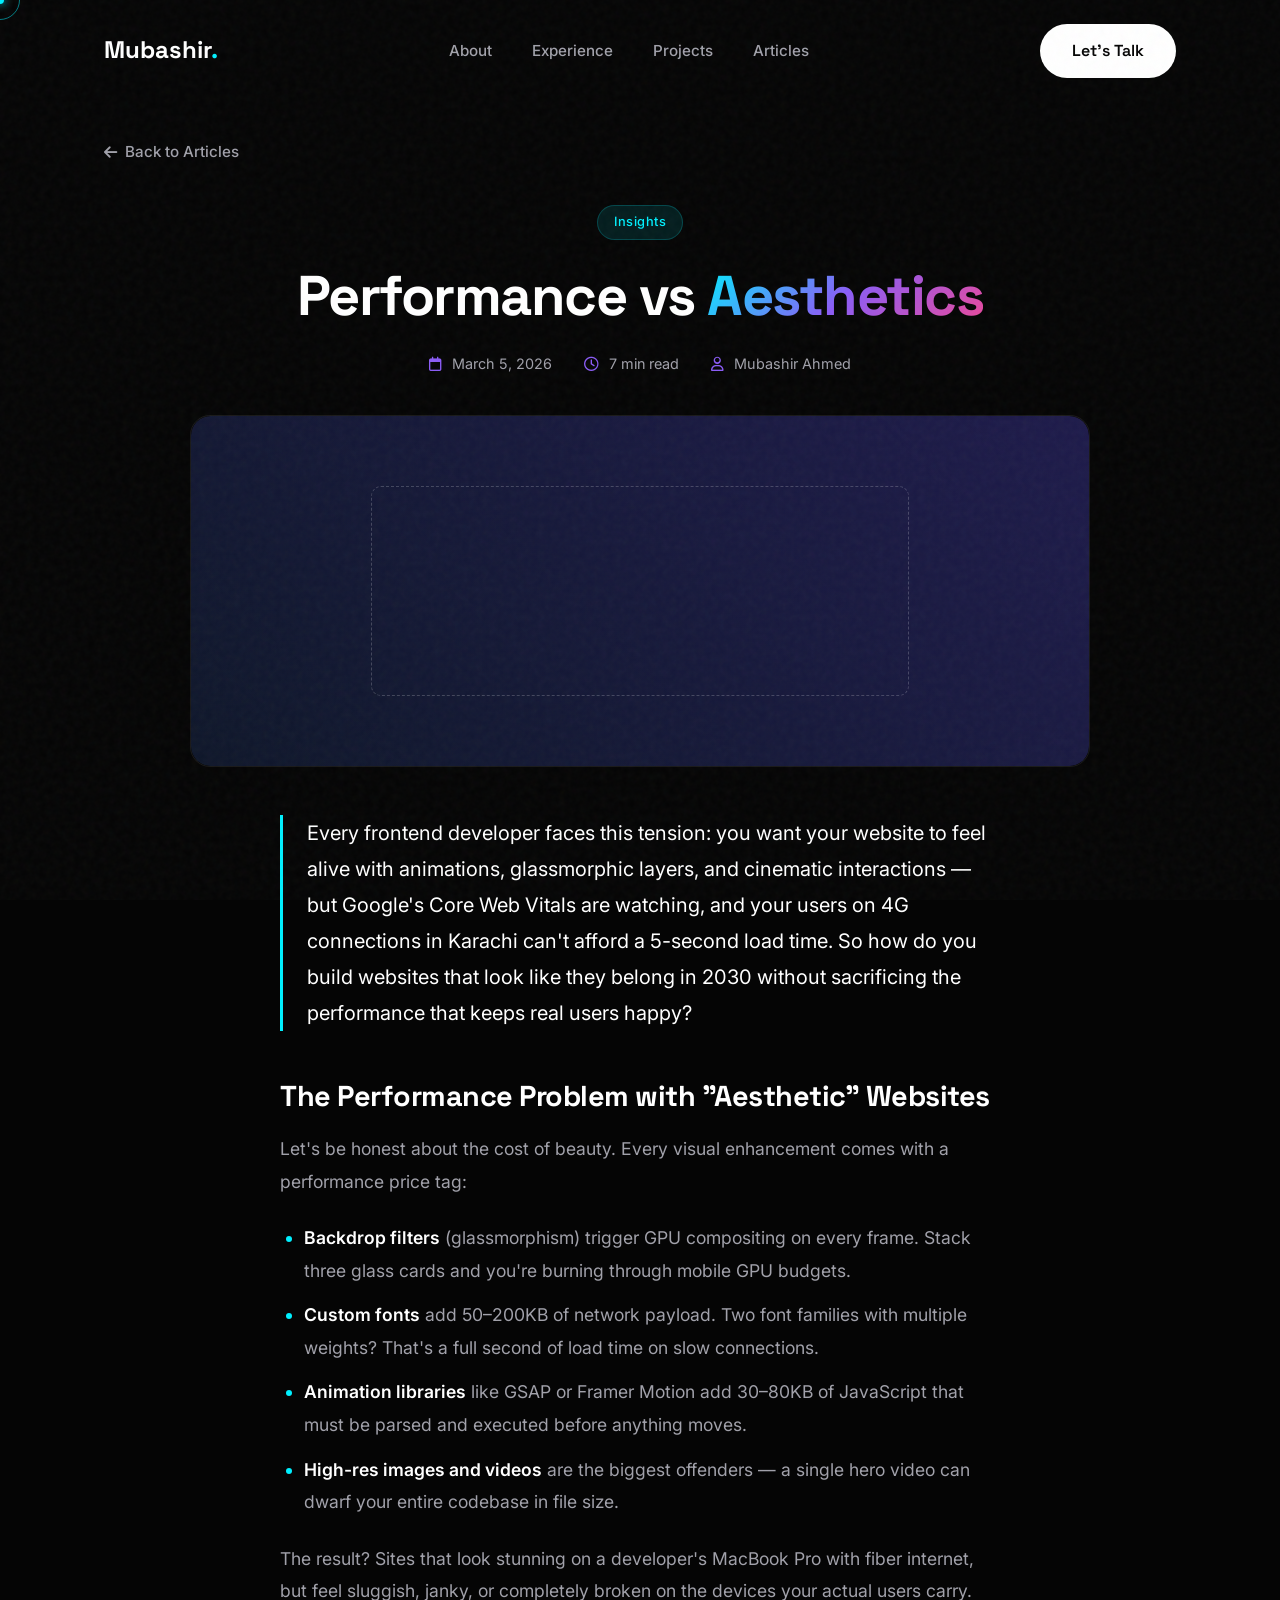
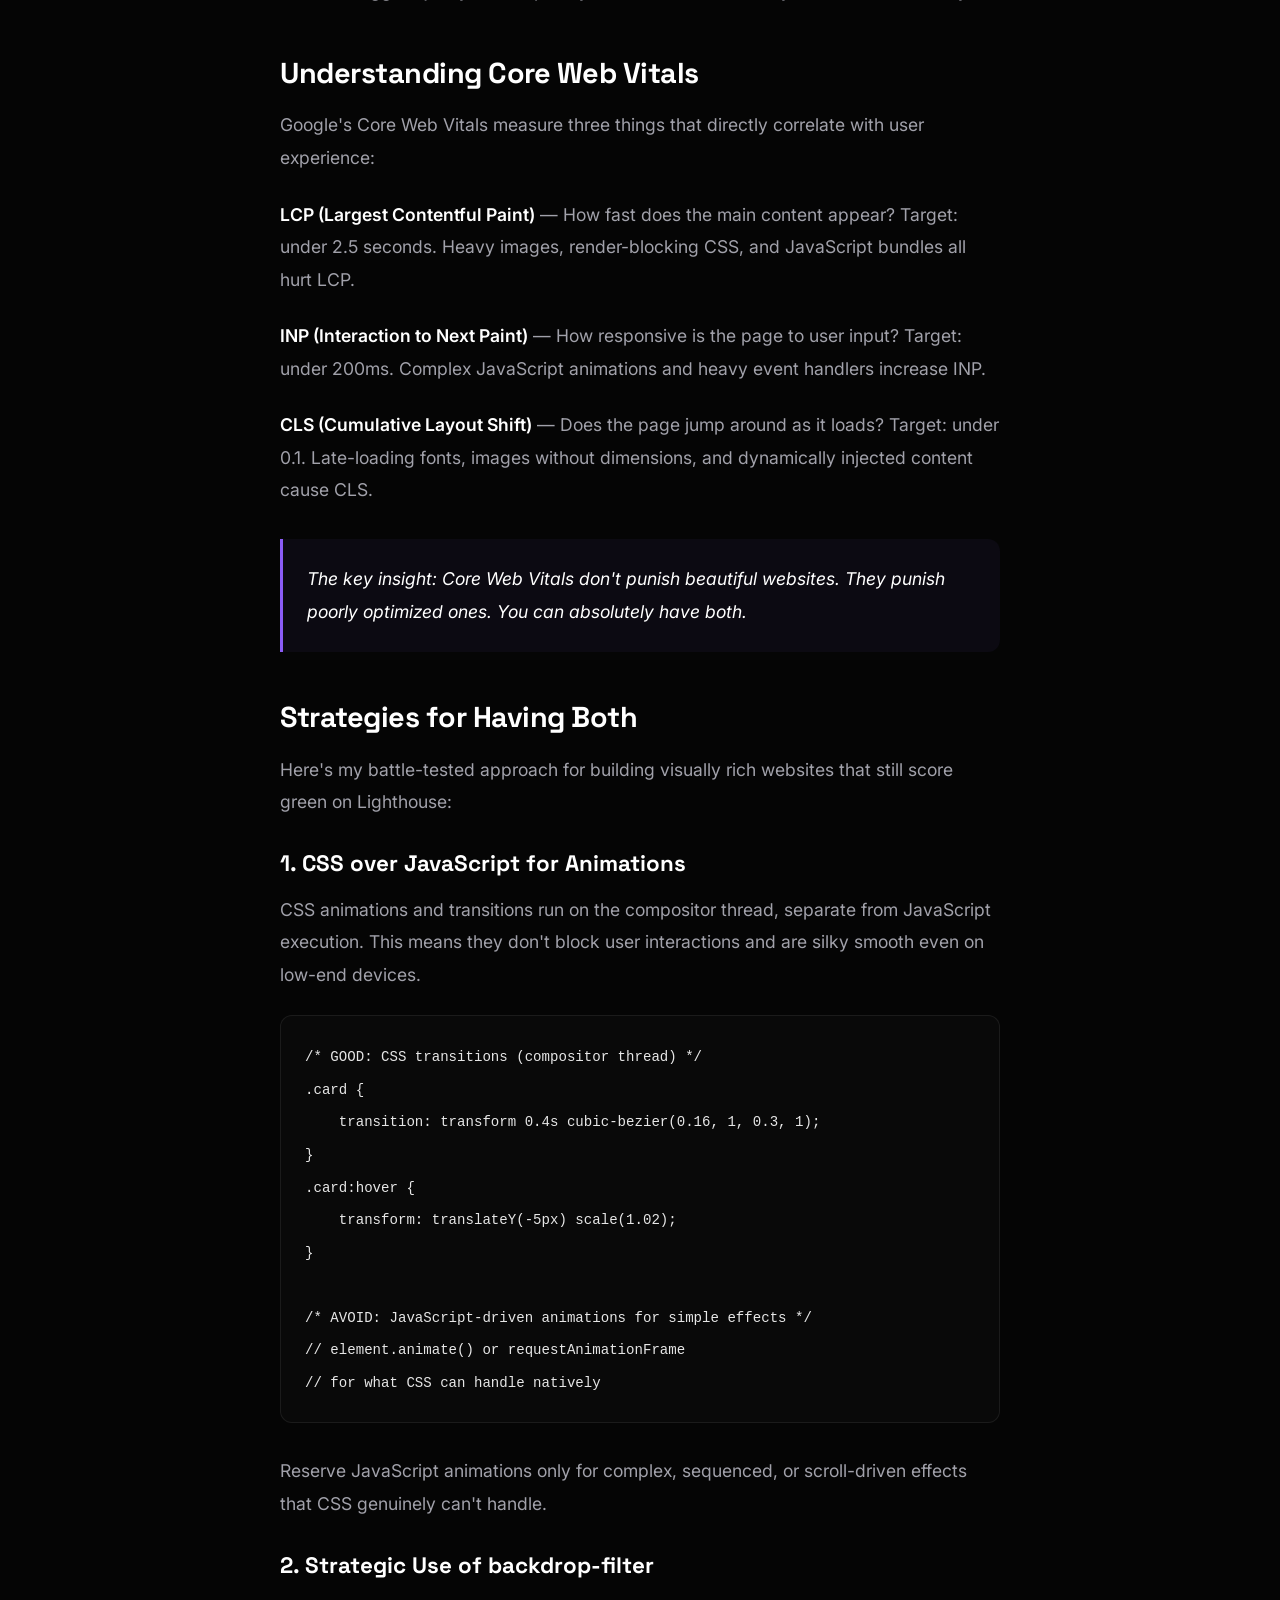
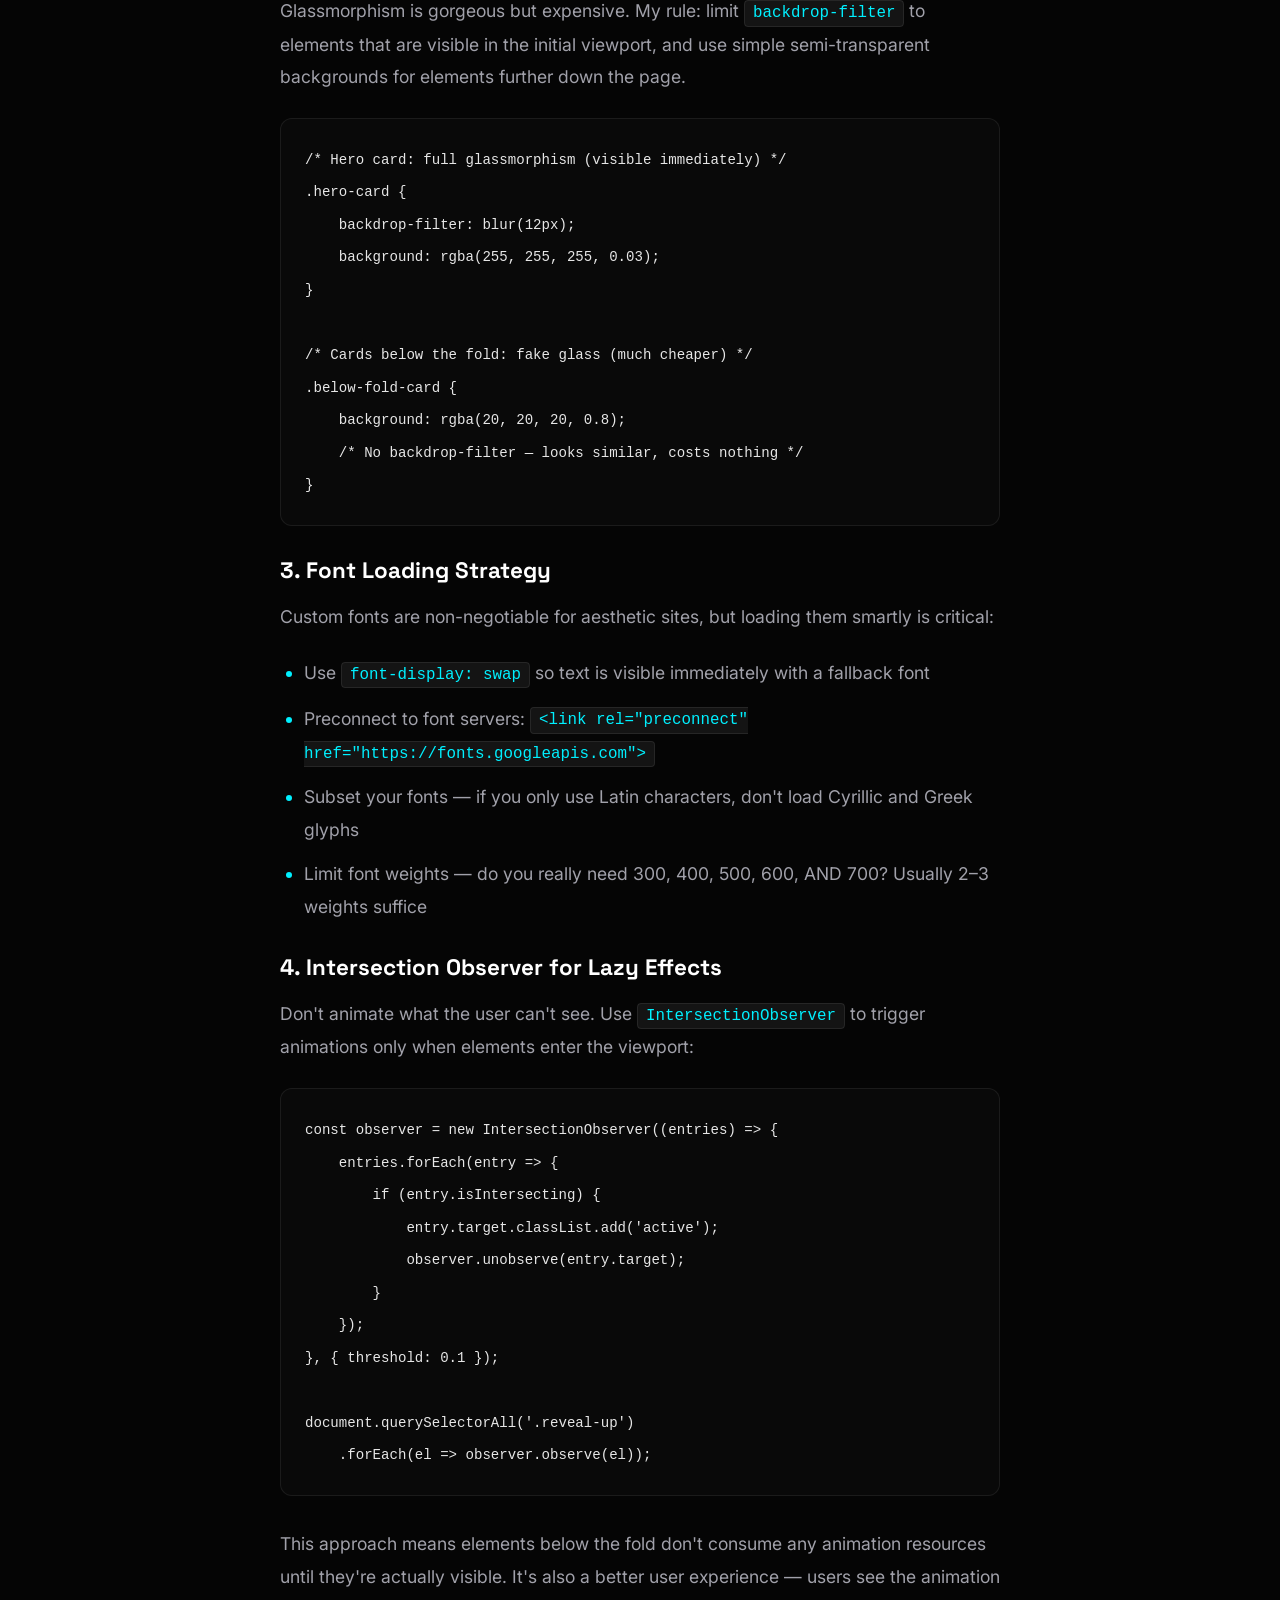
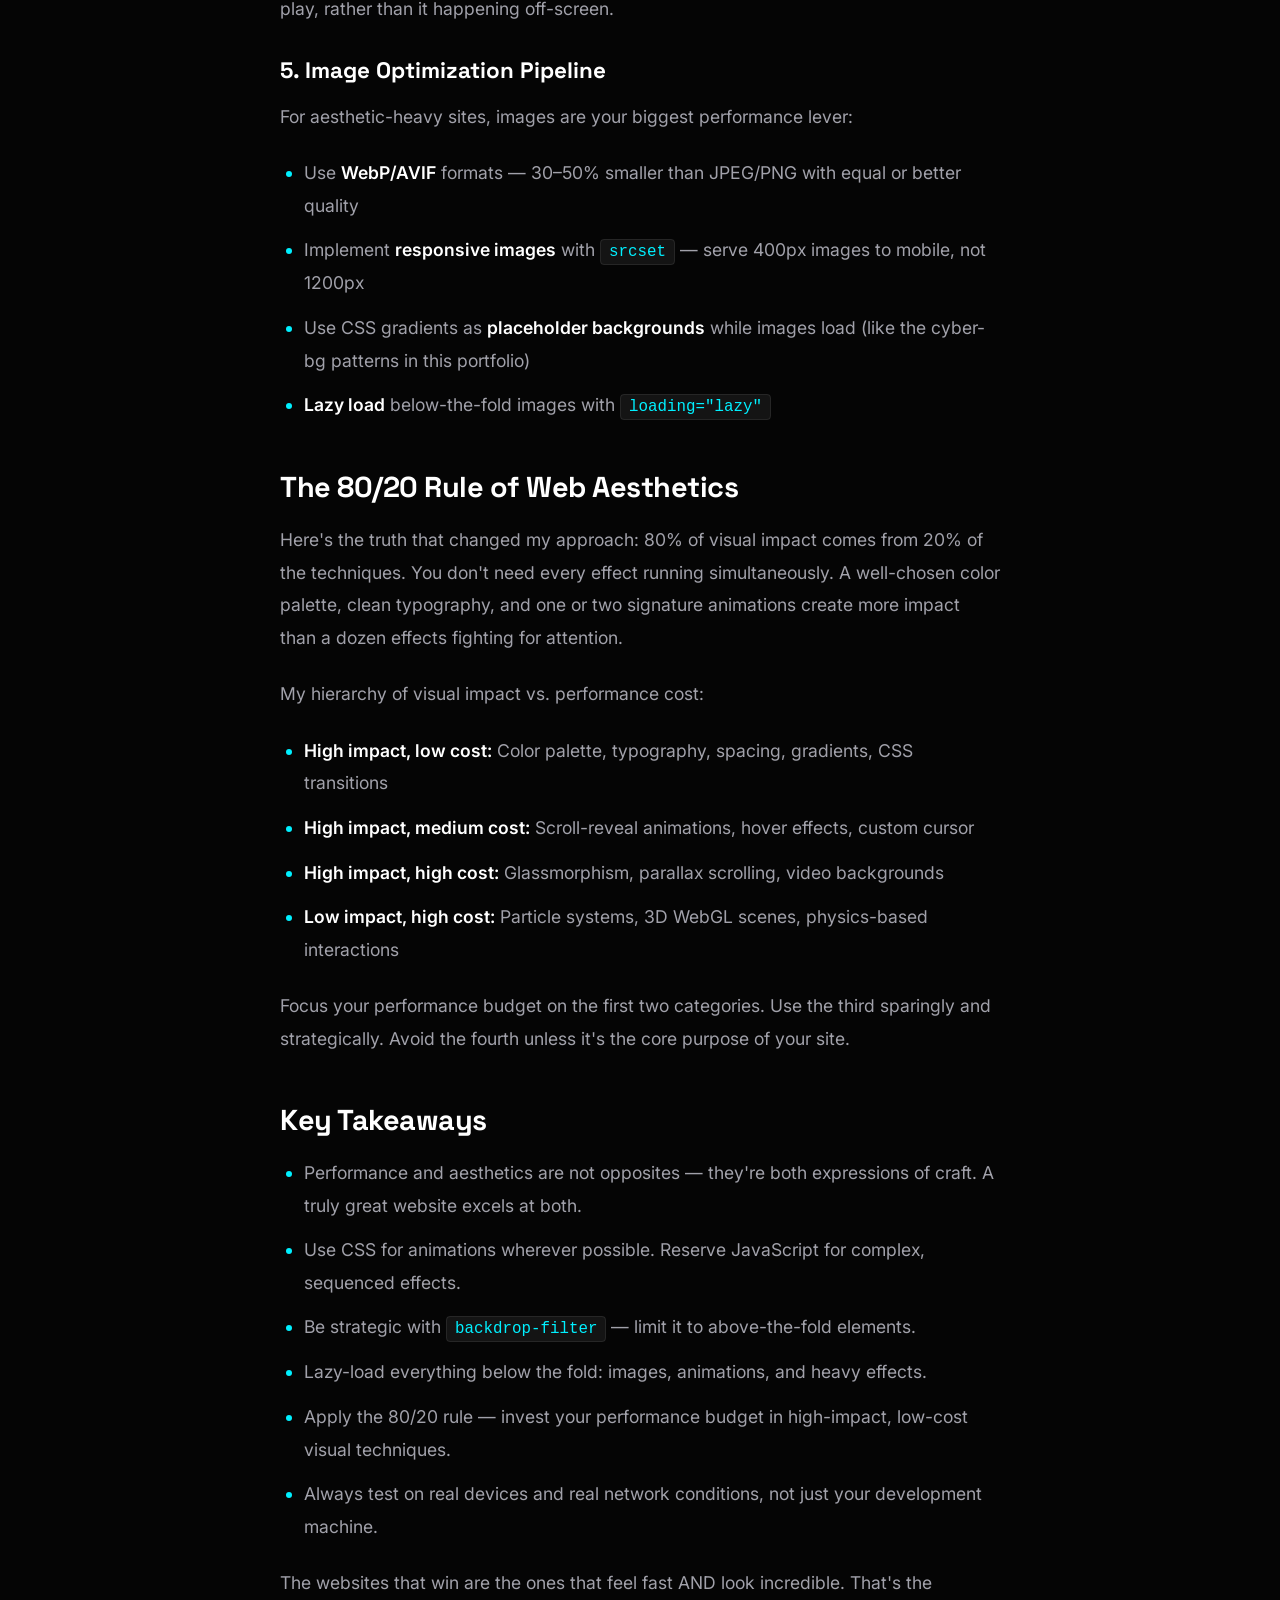
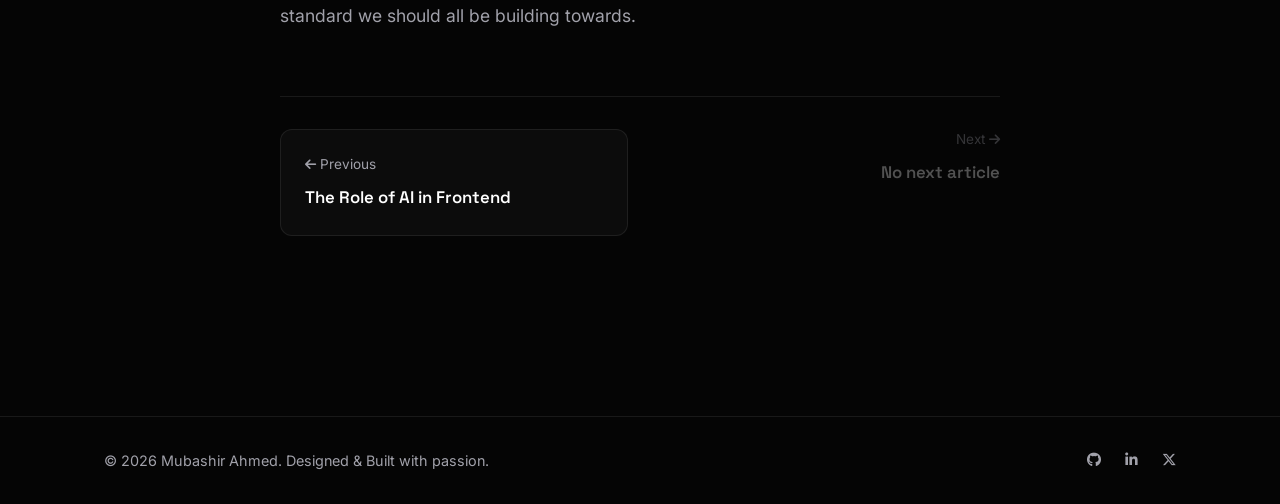
<file: article-3.html>
<!DOCTYPE html>
<html lang="en">

<head>
    <meta charset="UTF-8">
    <meta name="viewport" content="width=device-width, initial-scale=1.0">
    <title>Performance vs Aesthetics | Mubashir Ahmed</title>
    <meta name="description"
        content="Finding the right balance between heavily animated Gen-Z websites and core web vitals performance metrics.">
    <link rel="preconnect" href="https://fonts.googleapis.com">
    <link rel="preconnect" href="https://fonts.gstatic.com" crossorigin>
    <link
        href="https://fonts.googleapis.com/css2?family=Inter:wght@300;400;500;600&family=Space+Grotesk:wght@500;700&display=swap"
        rel="stylesheet">
    <link rel="stylesheet" href="https://cdnjs.cloudflare.com/ajax/libs/font-awesome/6.5.1/css/all.min.css"
        integrity="sha512-DTOQO9RWCH3ppGqcWaEA1BIZOC6xxalwEsw9c2QQeAIftl+Vegovlnee1c9QX4TctnWMn13TZye+giMm8e2LwA=="
        crossorigin="anonymous" referrerpolicy="no-referrer" />
    <link rel="stylesheet" href="style.css">
</head>

<body class="dark-theme">
    <!-- Custom Cursor -->
    <div class="cursor-dot"></div>
    <div class="cursor-outline"></div>

    <!-- Noise Texture Overlay -->
    <div class="noise-bg"></div>

    <!-- Navigation -->
    <nav class="navbar">
        <div class="nav-container">
            <a href="index.html" class="logo">Mubashir<span>.</span></a>
            <ul class="nav-links">
                <li><a href="index.html#about" class="nav-link">About</a></li>
                <li><a href="index.html#experience" class="nav-link">Experience</a></li>
                <li><a href="index.html#projects" class="nav-link">Projects</a></li>
                <li><a href="articles.html" class="nav-link">Articles</a></li>
            </ul>
            <a href="index.html#contact" class="btn primary-btn magnetic">Let's Talk</a>
        </div>
    </nav>

    <main>
        <article class="article-detail section">
            <div class="container">
                <!-- Back Link -->
                <a href="articles.html" class="back-link reveal-up"><i class="fa-solid fa-arrow-left"></i> Back to
                    Articles</a>

                <!-- Article Header -->
                <header class="article-detail-header reveal-up delay-1">
                    <span class="article-category tag">Insights</span>
                    <h1 class="article-detail-title">Performance vs <span class="gradient-text">Aesthetics</span></h1>
                    <div class="article-detail-meta">
                        <span><i class="fa-regular fa-calendar"></i> March 5, 2026</span>
                        <span><i class="fa-regular fa-clock"></i> 7 min read</span>
                        <span><i class="fa-regular fa-user"></i> Mubashir Ahmed</span>
                    </div>
                </header>

                <!-- Article Cover -->
                <div class="article-detail-cover reveal-up delay-2">
                    <div class="placeholder-img cyber-bg-1" style="height: 350px; border-radius: 20px;"></div>
                </div>

                <!-- Article Body -->
                <div class="article-detail-body reveal-up delay-3">

                    <p class="lead">Every frontend developer faces this tension: you want your website to feel alive
                        with animations, glassmorphic layers, and cinematic interactions — but Google's Core Web Vitals
                        are watching, and your users on 4G connections in Karachi can't afford a 5-second load time. So
                        how do you build websites that look like they belong in 2030 without sacrificing the performance
                        that keeps real users happy?</p>

                    <h2>The Performance Problem with "Aesthetic" Websites</h2>

                    <p>Let's be honest about the cost of beauty. Every visual enhancement comes with a performance price
                        tag:</p>

                    <ul>
                        <li><strong>Backdrop filters</strong> (glassmorphism) trigger GPU compositing on every frame.
                            Stack three glass cards and you're burning through mobile GPU budgets.</li>
                        <li><strong>Custom fonts</strong> add 50–200KB of network payload. Two font families with
                            multiple weights? That's a full second of load time on slow connections.</li>
                        <li><strong>Animation libraries</strong> like GSAP or Framer Motion add 30–80KB of JavaScript
                            that must be parsed and executed before anything moves.</li>
                        <li><strong>High-res images and videos</strong> are the biggest offenders — a single hero video
                            can dwarf your entire codebase in file size.</li>
                    </ul>

                    <p>The result? Sites that look stunning on a developer's MacBook Pro with fiber internet, but feel
                        sluggish, janky, or completely broken on the devices your actual users carry.</p>

                    <h2>Understanding Core Web Vitals</h2>

                    <p>Google's Core Web Vitals measure three things that directly correlate with user experience:</p>

                    <p><strong>LCP (Largest Contentful Paint)</strong> — How fast does the main content appear? Target:
                        under 2.5 seconds. Heavy images, render-blocking CSS, and JavaScript bundles all hurt LCP.</p>

                    <p><strong>INP (Interaction to Next Paint)</strong> — How responsive is the page to user input?
                        Target: under 200ms. Complex JavaScript animations and heavy event handlers increase INP.</p>

                    <p><strong>CLS (Cumulative Layout Shift)</strong> — Does the page jump around as it loads? Target:
                        under 0.1. Late-loading fonts, images without dimensions, and dynamically injected content cause
                        CLS.</p>

                    <blockquote>
                        <p>The key insight: Core Web Vitals don't punish beautiful websites. They punish poorly
                            optimized ones. You can absolutely have both.</p>
                    </blockquote>

                    <h2>Strategies for Having Both</h2>

                    <p>Here's my battle-tested approach for building visually rich websites that still score green on
                        Lighthouse:</p>

                    <h3>1. CSS over JavaScript for Animations</h3>

                    <p>CSS animations and transitions run on the compositor thread, separate from JavaScript execution.
                        This means they don't block user interactions and are silky smooth even on low-end devices.</p>

                    <pre><code>/* GOOD: CSS transitions (compositor thread) */
.card {
    transition: transform 0.4s cubic-bezier(0.16, 1, 0.3, 1);
}
.card:hover {
    transform: translateY(-5px) scale(1.02);
}

/* AVOID: JavaScript-driven animations for simple effects */
// element.animate() or requestAnimationFrame
// for what CSS can handle natively</code></pre>

                    <p>Reserve JavaScript animations only for complex, sequenced, or scroll-driven effects that CSS
                        genuinely can't handle.</p>

                    <h3>2. Strategic Use of backdrop-filter</h3>

                    <p>Glassmorphism is gorgeous but expensive. My rule: limit <code>backdrop-filter</code> to elements
                        that are visible in the initial viewport, and use simple semi-transparent backgrounds for
                        elements further down the page.</p>

                    <pre><code>/* Hero card: full glassmorphism (visible immediately) */
.hero-card {
    backdrop-filter: blur(12px);
    background: rgba(255, 255, 255, 0.03);
}

/* Cards below the fold: fake glass (much cheaper) */
.below-fold-card {
    background: rgba(20, 20, 20, 0.8);
    /* No backdrop-filter — looks similar, costs nothing */
}</code></pre>

                    <h3>3. Font Loading Strategy</h3>

                    <p>Custom fonts are non-negotiable for aesthetic sites, but loading them smartly is critical:</p>

                    <ul>
                        <li>Use <code>font-display: swap</code> so text is visible immediately with a fallback font</li>
                        <li>Preconnect to font servers:
                            <code>&lt;link rel="preconnect" href="https://fonts.googleapis.com"&gt;</code></li>
                        <li>Subset your fonts — if you only use Latin characters, don't load Cyrillic and Greek glyphs
                        </li>
                        <li>Limit font weights — do you really need 300, 400, 500, 600, AND 700? Usually 2–3 weights
                            suffice</li>
                    </ul>

                    <h3>4. Intersection Observer for Lazy Effects</h3>

                    <p>Don't animate what the user can't see. Use <code>IntersectionObserver</code> to trigger
                        animations only when elements enter the viewport:</p>

                    <pre><code>const observer = new IntersectionObserver((entries) => {
    entries.forEach(entry => {
        if (entry.isIntersecting) {
            entry.target.classList.add('active');
            observer.unobserve(entry.target);
        }
    });
}, { threshold: 0.1 });

document.querySelectorAll('.reveal-up')
    .forEach(el => observer.observe(el));</code></pre>

                    <p>This approach means elements below the fold don't consume any animation resources until they're
                        actually visible. It's also a better user experience — users see the animation play, rather than
                        it happening off-screen.</p>

                    <h3>5. Image Optimization Pipeline</h3>

                    <p>For aesthetic-heavy sites, images are your biggest performance lever:</p>

                    <ul>
                        <li>Use <strong>WebP/AVIF</strong> formats — 30–50% smaller than JPEG/PNG with equal or better
                            quality</li>
                        <li>Implement <strong>responsive images</strong> with <code>srcset</code> — serve 400px images
                            to mobile, not 1200px</li>
                        <li>Use CSS gradients as <strong>placeholder backgrounds</strong> while images load (like the
                            cyber-bg patterns in this portfolio)</li>
                        <li><strong>Lazy load</strong> below-the-fold images with <code>loading="lazy"</code></li>
                    </ul>

                    <h2>The 80/20 Rule of Web Aesthetics</h2>

                    <p>Here's the truth that changed my approach: 80% of visual impact comes from 20% of the techniques.
                        You don't need every effect running simultaneously. A well-chosen color palette, clean
                        typography, and one or two signature animations create more impact than a dozen effects fighting
                        for attention.</p>

                    <p>My hierarchy of visual impact vs. performance cost:</p>

                    <ul>
                        <li><strong>High impact, low cost:</strong> Color palette, typography, spacing, gradients, CSS
                            transitions</li>
                        <li><strong>High impact, medium cost:</strong> Scroll-reveal animations, hover effects, custom
                            cursor</li>
                        <li><strong>High impact, high cost:</strong> Glassmorphism, parallax scrolling, video
                            backgrounds</li>
                        <li><strong>Low impact, high cost:</strong> Particle systems, 3D WebGL scenes, physics-based
                            interactions</li>
                    </ul>

                    <p>Focus your performance budget on the first two categories. Use the third sparingly and
                        strategically. Avoid the fourth unless it's the core purpose of your site.</p>

                    <h2>Key Takeaways</h2>

                    <ul>
                        <li>Performance and aesthetics are not opposites — they're both expressions of craft. A truly
                            great website excels at both.</li>
                        <li>Use CSS for animations wherever possible. Reserve JavaScript for complex, sequenced effects.
                        </li>
                        <li>Be strategic with <code>backdrop-filter</code> — limit it to above-the-fold elements.</li>
                        <li>Lazy-load everything below the fold: images, animations, and heavy effects.</li>
                        <li>Apply the 80/20 rule — invest your performance budget in high-impact, low-cost visual
                            techniques.</li>
                        <li>Always test on real devices and real network conditions, not just your development machine.
                        </li>
                    </ul>

                    <p>The websites that win are the ones that feel fast AND look incredible. That's the standard we
                        should all be building towards.</p>

                </div>

                <!-- Article Navigation -->
                <nav class="article-nav reveal-up">
                    <div class="article-nav-item prev">
                        <a href="article-2.html">
                            <span class="article-nav-label"><i class="fa-solid fa-arrow-left"></i> Previous</span>
                            <span class="article-nav-title">The Role of AI in Frontend</span>
                        </a>
                    </div>
                    <div class="article-nav-item next disabled">
                        <span class="article-nav-label">Next <i class="fa-solid fa-arrow-right"></i></span>
                        <span class="article-nav-title">No next article</span>
                    </div>
                </nav>

            </div>
        </article>
    </main>

    <footer class="footer">
        <div class="container footer-content">
            <p>&copy; 2026 Mubashir Ahmed. Designed & Built with passion.</p>
            <div class="social-links">
                <a href="#" class="social-link magnetic" aria-label="GitHub"><i class="fa-brands fa-github"></i></a>
                <a href="#" class="social-link magnetic" aria-label="LinkedIn"><i
                        class="fa-brands fa-linkedin-in"></i></a>
                <a href="#" class="social-link magnetic" aria-label="Twitter"><i class="fa-brands fa-x-twitter"></i></a>
            </div>
        </div>
    </footer>

    <script src="script.js"></script>
</body>

</html>
</file>
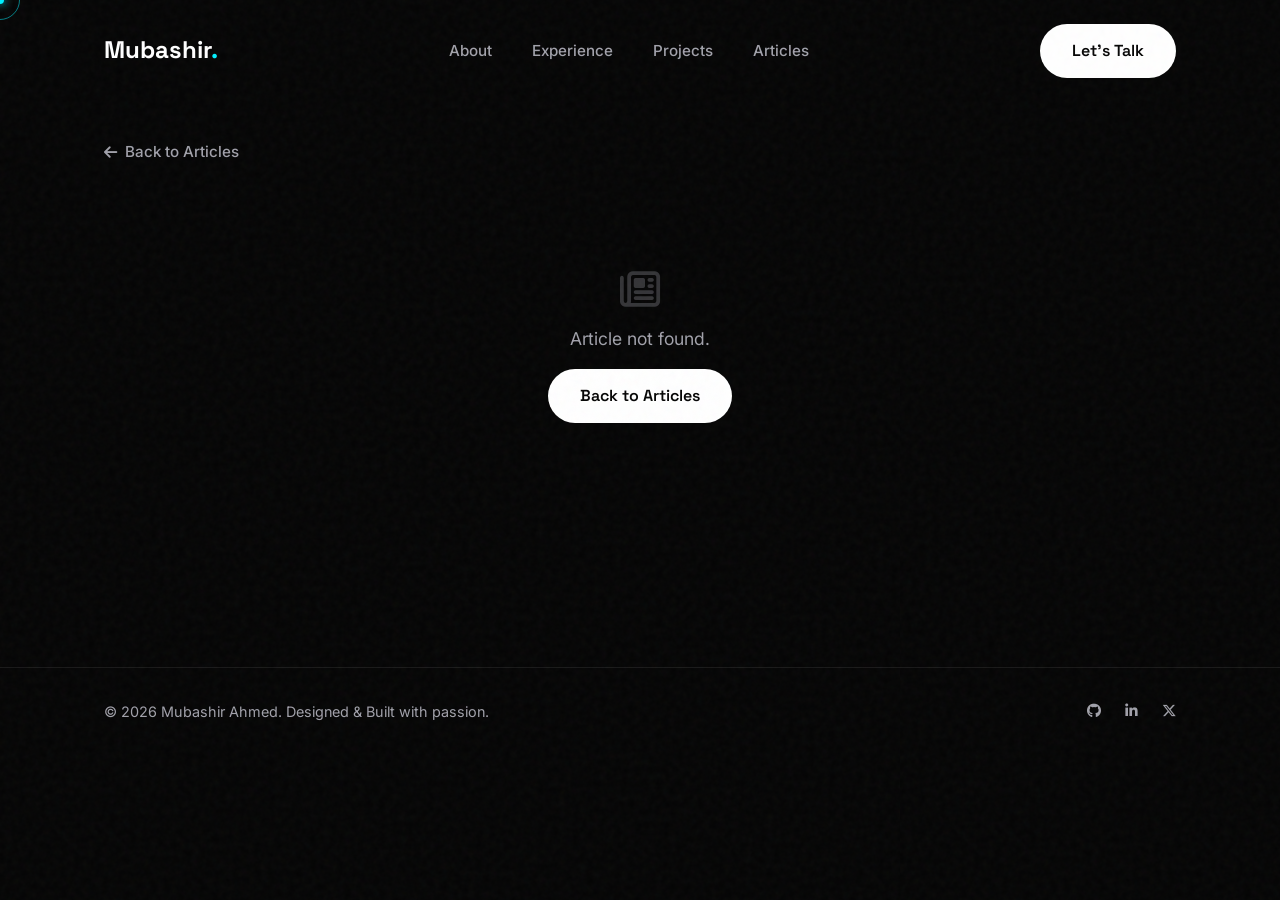
<file: article.html>
<!DOCTYPE html>
<html lang="en">
<head>
    <meta charset="UTF-8">
    <meta name="viewport" content="width=device-width, initial-scale=1.0">
    <title>Article | Mubashir Ahmed</title>
    <meta name="description" content="Article by Mubashir Ahmed.">
    <link rel="preconnect" href="https://fonts.googleapis.com">
    <link rel="preconnect" href="https://fonts.gstatic.com" crossorigin>
    <link href="https://fonts.googleapis.com/css2?family=Inter:wght@300;400;500;600&family=Space+Grotesk:wght@500;700&display=swap" rel="stylesheet">
    <link rel="stylesheet" href="https://cdnjs.cloudflare.com/ajax/libs/font-awesome/6.5.1/css/all.min.css" integrity="sha512-DTOQO9RWCH3ppGqcWaEA1BIZOC6xxalwEsw9c2QQeAIftl+Vegovlnee1c9QX4TctnWMn13TZye+giMm8e2LwA==" crossorigin="anonymous" referrerpolicy="no-referrer" />
    <link rel="stylesheet" href="style.css">
</head>
<body class="dark-theme">
    <div class="cursor-dot"></div>
    <div class="cursor-outline"></div>
    <div class="noise-bg"></div>

    <nav class="navbar">
        <div class="nav-container">
            <a href="index.html" class="logo">Mubashir<span>.</span></a>
            <ul class="nav-links">
                <li><a href="index.html#about" class="nav-link">About</a></li>
                <li><a href="index.html#experience" class="nav-link">Experience</a></li>
                <li><a href="index.html#projects" class="nav-link">Projects</a></li>
                <li><a href="articles.html" class="nav-link">Articles</a></li>
            </ul>
            <a href="index.html#contact" class="btn primary-btn magnetic">Let's Talk</a>
        </div>
    </nav>

    <main>
        <article class="article-detail section">
            <div class="container">
                <a href="articles.html" class="back-link reveal-up"><i class="fa-solid fa-arrow-left"></i> Back to Articles</a>

                <!-- Dynamic content loads here -->
                <div id="article-loader" class="loading-container">
                    <div class="loading-spinner"></div>
                    <p>Loading article...</p>
                </div>

                <div id="article-content-area" style="display:none;">
                    <header class="article-detail-header reveal-up">
                        <span id="art-category" class="article-category tag"></span>
                        <h1 id="art-title" class="article-detail-title"></h1>
                        <div id="art-meta" class="article-detail-meta"></div>
                    </header>

                    <div class="article-detail-cover reveal-up">
                        <div id="art-cover" style="height: 350px; border-radius: 20px;"></div>
                    </div>

                    <div id="art-body" class="article-detail-body reveal-up"></div>

                    <nav id="art-nav" class="article-nav reveal-up"></nav>
                </div>

                <div id="article-not-found" style="display:none;" class="empty-state">
                    <i class="fa-regular fa-newspaper"></i>
                    <p>Article not found.</p>
                    <a href="articles.html" class="btn primary-btn" style="margin-top:1rem;">Back to Articles</a>
                </div>
            </div>
        </article>
    </main>

    <footer class="footer">
        <div class="container footer-content">
            <p>&copy; 2026 Mubashir Ahmed. Designed & Built with passion.</p>
            <div class="social-links">
                <a href="#" class="social-link magnetic" aria-label="GitHub"><i class="fa-brands fa-github"></i></a>
                <a href="#" class="social-link magnetic" aria-label="LinkedIn"><i class="fa-brands fa-linkedin-in"></i></a>
                <a href="#" class="social-link magnetic" aria-label="Twitter"><i class="fa-brands fa-x-twitter"></i></a>
            </div>
        </div>
    </footer>

    <script src="storage.js"></script>
    <script>
        document.addEventListener('DOMContentLoaded', () => {
            const params = new URLSearchParams(window.location.search);
            const slug = params.get('slug');
            const loader = document.getElementById('article-loader');
            const contentArea = document.getElementById('article-content-area');
            const notFound = document.getElementById('article-not-found');

            if (!slug) {
                loader.style.display = 'none';
                notFound.style.display = 'block';
                return;
            }

            const article = getArticleBySlug(slug);
            if (!article) {
                loader.style.display = 'none';
                notFound.style.display = 'block';
                return;
            }

            // Set page title
            document.title = article.title + ' | Mubashir Ahmed';
            document.querySelector('meta[name="description"]').content = article.summary;

            // Fill content
            document.getElementById('art-category').textContent = article.category;
            document.getElementById('art-title').innerHTML = article.title;
            document.getElementById('art-meta').innerHTML = `
                <span><i class="fa-regular fa-calendar"></i> ${article.date}</span>
                <span><i class="fa-regular fa-clock"></i> ${article.readTime}</span>
                <span><i class="fa-regular fa-user"></i> Mubashir Ahmed</span>
            `;
            document.getElementById('art-cover').className = `placeholder-img ${article.coverStyle}`;
            document.getElementById('art-body').innerHTML = article.content;

            // Prev/Next navigation
            const allArticles = getArticles();
            const currentIdx = allArticles.findIndex(a => a.slug === slug);
            const prev = currentIdx > 0 ? allArticles[currentIdx - 1] : null;
            const next = currentIdx < allArticles.length - 1 ? allArticles[currentIdx + 1] : null;

            document.getElementById('art-nav').innerHTML = `
                <div class="article-nav-item prev ${prev ? '' : 'disabled'}">
                    ${prev ? `<a href="article.html?slug=${prev.slug}">
                        <span class="article-nav-label"><i class="fa-solid fa-arrow-left"></i> Previous</span>
                        <span class="article-nav-title">${prev.title}</span>
                    </a>` : `<span class="article-nav-label"><i class="fa-solid fa-arrow-left"></i> Previous</span>
                    <span class="article-nav-title">No previous article</span>`}
                </div>
                <div class="article-nav-item next ${next ? '' : 'disabled'}">
                    ${next ? `<a href="article.html?slug=${next.slug}">
                        <span class="article-nav-label">Next <i class="fa-solid fa-arrow-right"></i></span>
                        <span class="article-nav-title">${next.title}</span>
                    </a>` : `<span class="article-nav-label">Next <i class="fa-solid fa-arrow-right"></i></span>
                    <span class="article-nav-title">No next article</span>`}
                </div>
            `;

            // Show content
            loader.style.display = 'none';
            contentArea.style.display = 'block';

            // Re-trigger reveal animations
            setTimeout(() => {
                document.querySelectorAll('.reveal-up').forEach(el => el.classList.add('active'));
            }, 50);
        });
    </script>
    <script src="script.js"></script>
</body>
</html>
</file>
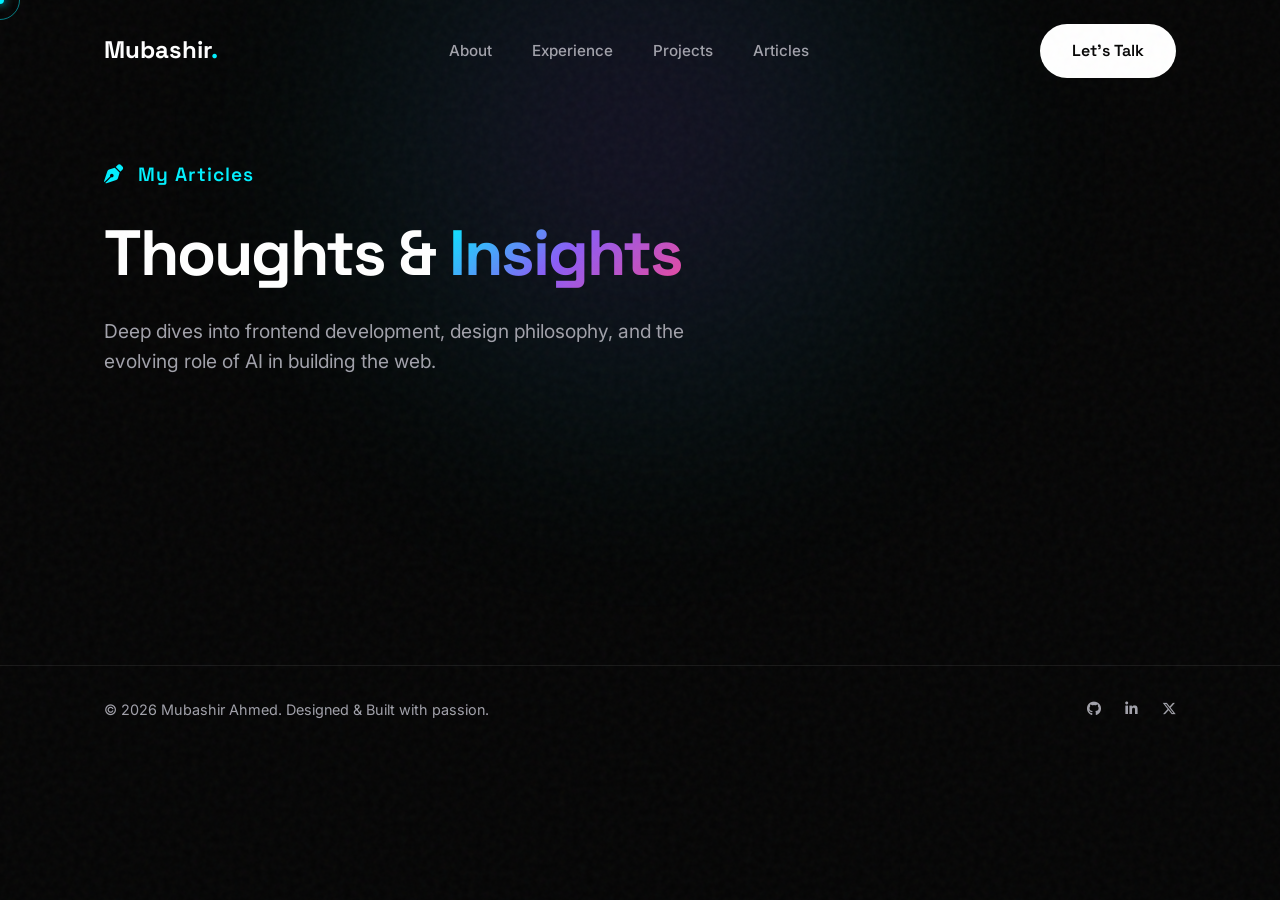
<file: articles.html>
<!DOCTYPE html>
<html lang="en">
<head>
    <meta charset="UTF-8">
    <meta name="viewport" content="width=device-width, initial-scale=1.0">
    <title>Articles | Mubashir Ahmed</title>
    <meta name="description" content="Thoughts, tutorials, and insights on frontend development, AI, and modern web design by Mubashir Ahmed.">
    <link rel="preconnect" href="https://fonts.googleapis.com">
    <link rel="preconnect" href="https://fonts.gstatic.com" crossorigin>
    <link href="https://fonts.googleapis.com/css2?family=Inter:wght@300;400;500;600&family=Space+Grotesk:wght@500;700&display=swap" rel="stylesheet">
    <link rel="stylesheet" href="https://cdnjs.cloudflare.com/ajax/libs/font-awesome/6.5.1/css/all.min.css" integrity="sha512-DTOQO9RWCH3ppGqcWaEA1BIZOC6xxalwEsw9c2QQeAIftl+Vegovlnee1c9QX4TctnWMn13TZye+giMm8e2LwA==" crossorigin="anonymous" referrerpolicy="no-referrer" />
    <link rel="stylesheet" href="style.css">
</head>
<body class="dark-theme">
    <div class="cursor-dot"></div>
    <div class="cursor-outline"></div>
    <div class="noise-bg"></div>

    <nav class="navbar">
        <div class="nav-container">
            <a href="index.html" class="logo">Mubashir<span>.</span></a>
            <ul class="nav-links">
                <li><a href="index.html#about" class="nav-link">About</a></li>
                <li><a href="index.html#experience" class="nav-link">Experience</a></li>
                <li><a href="index.html#projects" class="nav-link">Projects</a></li>
                <li><a href="articles.html" class="nav-link">Articles</a></li>
            </ul>
            <a href="index.html#contact" class="btn primary-btn magnetic">Let's Talk</a>
        </div>
    </nav>

    <main>
        <!-- Articles Hero -->
        <section class="articles-page-hero section">
            <div class="hero-glow"></div>
            <div class="container">
                <p class="greeting reveal-up"><i class="fa-solid fa-pen-nib"></i> My Articles</p>
                <h1 class="hero-title reveal-up delay-1">Thoughts & <span class="gradient-text">Insights</span></h1>
                <p class="hero-subtitle reveal-up delay-2">Deep dives into frontend development, design philosophy, and the evolving role of AI in building the web.</p>
            </div>
        </section>

        <!-- Dynamic Articles Grid -->
        <section class="section" style="padding-top: 0;">
            <div class="container">
                <div id="articles-grid" class="articles-grid">
                    <!-- Loaded dynamically from localStorage -->
                </div>
            </div>
        </section>
    </main>

    <footer class="footer">
        <div class="container footer-content">
            <p>&copy; 2026 Mubashir Ahmed. Designed & Built with passion.</p>
            <div class="social-links">
                <a href="#" class="social-link magnetic" aria-label="GitHub"><i class="fa-brands fa-github"></i></a>
                <a href="#" class="social-link magnetic" aria-label="LinkedIn"><i class="fa-brands fa-linkedin-in"></i></a>
                <a href="#" class="social-link magnetic" aria-label="Twitter"><i class="fa-brands fa-x-twitter"></i></a>
            </div>
        </div>
    </footer>

    <script src="storage.js"></script>
    <script>
        document.addEventListener('DOMContentLoaded', () => {
            const articlesGrid = document.getElementById('articles-grid');
            const articles = getArticles();

            if (articles.length === 0) {
                articlesGrid.innerHTML = '<p style="text-align:center; color:var(--text-secondary); grid-column:1/-1; padding:4rem 0;">No articles yet. Check back soon!</p>';
                return;
            }

            articlesGrid.innerHTML = articles.map((a, i) => `
                <div class="article-card glass-card reveal-up ${i > 0 ? 'delay-' + Math.min(i, 3) : ''} magnetic-card">
                    <div class="article-image">
                        <div class="placeholder-img ${a.coverStyle}"></div>
                    </div>
                    <div class="article-content">
                        <span class="article-category tag">${a.category}</span>
                        <h3 class="article-title">${a.title}</h3>
                        <p>${a.summary}</p>
                        <div class="article-meta">
                            <span><i class="fa-regular fa-calendar"></i> ${a.date}</span>
                            <span><i class="fa-regular fa-clock"></i> ${a.readTime}</span>
                        </div>
                        <a href="article.html?slug=${a.slug}" class="article-link magnetic">Read Article <i class="fa-solid fa-arrow-right"></i></a>
                    </div>
                </div>
            `).join('');

            // Re-init reveal for dynamic elements
            setTimeout(() => {
                const revealElements = document.querySelectorAll('.reveal-up:not(.active)');
                const revealObserver = new IntersectionObserver((entries, observer) => {
                    entries.forEach(entry => {
                        if (entry.isIntersecting) {
                            entry.target.classList.add('active');
                            observer.unobserve(entry.target);
                        }
                    });
                }, { threshold: 0.1, rootMargin: "0px 0px -50px 0px" });
                revealElements.forEach(el => revealObserver.observe(el));
            }, 100);
        });
    </script>
    <script src="script.js"></script>
</body>
</html>
</file>
<file: style.css>
/* =========================================
   CSS Reset & Variables
   ========================================= */
:root {
    /* Colors */
    --bg-dark: #050505;
    --bg-darker: #020202;
    --text-primary: #ffffff;
    --text-secondary: #a1a1aa;
    --accent-cyan: #00f0ff;
    --accent-purple: #8b5cf6;
    --accent-pink: #ec4899;

    /* Glassmorphism */
    --glass-bg: rgba(255, 255, 255, 0.03);
    --glass-border: rgba(255, 255, 255, 0.08);
    --glass-highlight: rgba(255, 255, 255, 0.15);

    /* Typography */
    --font-display: 'Space Grotesk', sans-serif;
    --font-body: 'Inter', sans-serif;

    /* Transitions */
    --transition-smooth: all 0.4s cubic-bezier(0.16, 1, 0.3, 1);
    --transition-bounce: all 0.5s cubic-bezier(0.68, -0.55, 0.26, 1.55);
}

* {
    margin: 0;
    padding: 0;
    box-sizing: border-box;
}

html {
    scroll-behavior: smooth;
    scroll-padding-top: 80px;
}

body {
    background-color: var(--bg-dark);
    color: var(--text-primary);
    font-family: var(--font-body);
    line-height: 1.6;
    overflow-x: hidden;
    cursor: none;
    /* Hide default cursor for custom cursor */
}

/* Base Typography */
h1,
h2,
h3,
h4,
h5,
h6,
.logo {
    font-family: var(--font-display);
    font-weight: 700;
    line-height: 1.2;
}

a {
    text-decoration: none;
    color: inherit;
    cursor: none;
}

button {
    cursor: none;
}

img {
    max-width: 100%;
    display: block;
}

/* =========================================
   Noise & Custom Cursor
   ========================================= */
.noise-bg {
    position: fixed;
    top: 0;
    left: 0;
    width: 100vw;
    height: 100vh;
    pointer-events: none;
    z-index: 9999;
    opacity: 0.04;
    background: url('data:image/svg+xml,%3Csvg viewBox="0 0 200 200" xmlns="http://www.w3.org/2000/svg"%3E%3Cfilter id="noiseFilter"%3E%3CfeTurbulence type="fractalNoise" baseFrequency="0.65" numOctaves="3" stitchTiles="stitch"/%3E%3C/filter%3E%3Crect width="100%25" height="100%25" filter="url(%23noiseFilter)"/%3E%3C/svg%3E');
}

.cursor-dot {
    width: 8px;
    height: 8px;
    background-color: var(--accent-cyan);
    position: fixed;
    top: 0;
    left: 0;
    border-radius: 50%;
    transform: translate(-50%, -50%);
    pointer-events: none;
    z-index: 10000;
    box-shadow: 0 0 10px var(--accent-cyan);
    transition: width 0.2s, height 0.2s, background-color 0.2s;
}

.cursor-outline {
    width: 40px;
    height: 40px;
    border: 1px solid rgba(0, 240, 255, 0.5);
    position: fixed;
    top: 0;
    left: 0;
    border-radius: 50%;
    transform: translate(-50%, -50%);
    pointer-events: none;
    z-index: 9999;
    transition: width 0.15s ease-out, height 0.15s ease-out, border-color 0.2s;
}

/* Hover effects for cursor */
.cursor-hover .cursor-dot {
    width: 12px;
    height: 12px;
    background-color: var(--accent-purple);
    box-shadow: 0 0 15px var(--accent-purple);
}

.cursor-hover .cursor-outline {
    width: 60px;
    height: 60px;
    border-color: rgba(139, 92, 246, 0.5);
    background-color: rgba(139, 92, 246, 0.1);
}

/* =========================================
   Utility Classes & Layout container
   ========================================= */
.container {
    max-width: 1200px;
    margin: 0 auto;
    padding: 0 5%;
}

.section {
    padding: 100px 0;
    position: relative;
    z-index: 1;
    /* Above glow but below nav */
}

.section-title {
    font-size: 3rem;
    margin-bottom: 3rem;
    text-transform: uppercase;
    letter-spacing: -1px;
}

.gradient-text {
    background: linear-gradient(135deg, var(--accent-cyan), var(--accent-purple), var(--accent-pink));
    -webkit-background-clip: text;
    -webkit-text-fill-color: transparent;
    background-clip: text;
    color: transparent;
    display: inline-block;
}

.glass-card {
    background: var(--glass-bg);
    backdrop-filter: blur(12px);
    -webkit-backdrop-filter: blur(12px);
    border: 1px solid var(--glass-border);
    border-radius: 20px;
    padding: 2.5rem;
    transition: var(--transition-smooth);
    position: relative;
    overflow: hidden;
}

/* Base subtle gradient sweep on hover */
.glass-card::before {
    content: '';
    position: absolute;
    top: 0;
    left: -100%;
    width: 50%;
    height: 100%;
    background: linear-gradient(90deg, transparent, rgba(255, 255, 255, 0.05), transparent);
    transform: skewX(-20deg);
    transition: 0.5s;
    pointer-events: none;
    z-index: 1;
}

.glass-card:hover::before {
    left: 150%;
}

/* Flashlight effect */
.glass-card::after {
    content: '';
    position: absolute;
    top: var(--y, -200px);
    left: var(--x, -200px);
    width: 300px;
    height: 300px;
    background: radial-gradient(circle closest-side, rgba(255, 255, 255, 0.08), transparent);
    transform: translate(-50%, -50%);
    pointer-events: none;
    z-index: 0;
    transition: opacity 0.3s ease;
    opacity: 0;
}

.glass-card:hover::after {
    opacity: 1;
}

/* Content needs to be above the flashlight */
.glass-card>* {
    position: relative;
    z-index: 2;
}

.glass-card:hover {
    border-color: var(--glass-highlight);
    transform: translateY(-5px);
    box-shadow: 0 10px 30px -10px rgba(0, 0, 0, 0.5);
}

.tags {
    display: flex;
    flex-wrap: wrap;
    gap: 0.75rem;
    margin-top: 1.5rem;
}

.tag {
    font-size: 0.8rem;
    padding: 0.4rem 1rem;
    border-radius: 100px;
    background: rgba(255, 255, 255, 0.05);
    border: 1px solid rgba(255, 255, 255, 0.1);
    color: var(--text-secondary);
    font-weight: 500;
    letter-spacing: 0.5px;
}

/* =========================================
   Buttons
   ========================================= */
.btn {
    display: inline-flex;
    align-items: center;
    justify-content: center;
    padding: 0.875rem 2rem;
    border-radius: 100px;
    font-family: var(--font-display);
    font-weight: 600;
    font-size: 1rem;
    transition: var(--transition-bounce);
    position: relative;
    overflow: hidden;
    z-index: 1;
}

.primary-btn {
    background: var(--text-primary);
    color: var(--bg-dark);
    border: none;
}

/* Remove default hover transform, magnetic js takes care of movement, add box shadow glow */
.primary-btn:hover {
    box-shadow: 0 0 20px rgba(255, 255, 255, 0.3);
}

.secondary-btn {
    background: transparent;
    color: var(--text-primary);
    border: 1px solid var(--glass-border);
}

.secondary-btn:hover {
    background: var(--glass-bg);
    border-color: var(--text-primary);
}

.large-btn {
    padding: 1.2rem 3rem;
    font-size: 1.1rem;
}

/* =========================================
   Navigation
   ========================================= */
.navbar {
    position: fixed;
    top: 0;
    left: 0;
    width: 100%;
    z-index: 100;
    padding: 1.5rem 0;
    transition: var(--transition-smooth);
}

.navbar.scrolled {
    background: rgba(5, 5, 5, 0.8);
    backdrop-filter: blur(20px);
    -webkit-backdrop-filter: blur(20px);
    padding: 1rem 0;
    border-bottom: 1px solid var(--glass-border);
}

.nav-container {
    display: flex;
    justify-content: space-between;
    align-items: center;
    max-width: 1200px;
    margin: 0 auto;
    padding: 0 5%;
}

.logo {
    font-size: 1.5rem;
    color: var(--text-primary);
}

.logo span {
    color: var(--accent-cyan);
}

.nav-links {
    display: flex;
    list-style: none;
    gap: 2.5rem;
}

.nav-link {
    color: var(--text-secondary);
    font-size: 0.95rem;
    font-weight: 500;
    transition: var(--transition-smooth);
    position: relative;
}

.nav-link:hover {
    color: var(--text-primary);
}

.nav-link::after {
    content: '';
    position: absolute;
    bottom: -5px;
    left: 0;
    width: 0;
    height: 2px;
    background: var(--accent-cyan);
    transition: var(--transition-smooth);
}

.nav-link:hover::after {
    width: 100%;
}

@media (max-width: 768px) {
    .nav-links {
        display: none;
    }
}

/* =========================================
   Hero Section
   ========================================= */
.hero {
    min-height: 100vh;
    display: flex;
    align-items: center;
    position: relative;
    padding-top: 120px;
}

.hero-glow {
    position: absolute;
    top: 30%;
    left: 50%;
    transform: translate(-50%, -50%);
    width: 60vw;
    height: 60vw;
    max-width: 800px;
    max-height: 800px;
    background: radial-gradient(circle, rgba(139, 92, 246, 0.15) 0%, rgba(0, 240, 255, 0.05) 50%, transparent 70%);
    filter: blur(80px);
    z-index: 0;
    pointer-events: none;
}

.hero-content-wrapper {
    position: relative;
    z-index: 1;
    display: flex;
    align-items: center;
    justify-content: space-between;
    gap: 4rem;
    width: 100%;
}

.hero-text {
    flex: 1;
    max-width: 700px;
}

.greeting {
    color: var(--accent-cyan);
    font-family: var(--font-display);
    font-weight: 600;
    font-size: 1.2rem;
    margin-bottom: 1.5rem;
    letter-spacing: 1px;
}

.hero-title {
    font-size: clamp(3rem, 5.5vw, 5.5rem);
    margin-bottom: 1.5rem;
    letter-spacing: -2px;
}

.hero-subtitle {
    font-size: 1.25rem;
    color: var(--text-secondary);
    margin-bottom: 3rem;
    max-width: 600px;
}

.hero-cta {
    display: flex;
    gap: 1.5rem;
}

.hero-image {
    flex: 1;
    display: flex;
    justify-content: center;
    align-items: center;
    max-width: 450px;
}

.image-container {
    padding: 1rem;
    border-radius: 30px;
    position: relative;
    transform: rotate(3deg);
    transition: var(--transition-smooth);
    animation: float 6s ease-in-out infinite;
}

.image-container:hover {
    transform: rotate(0deg) translateY(-10px);
    animation-play-state: paused;
}

.profile-img {
    width: 100%;
    height: auto;
    border-radius: 20px;
    filter: grayscale(15%) contrast(110%);
    transition: var(--transition-smooth);
    position: relative;
    z-index: 2;
}

.image-container:hover .profile-img {
    filter: grayscale(0%) contrast(100%);
}

.image-overlay {
    position: absolute;
    top: 0;
    left: 0;
    width: 100%;
    height: 100%;
    background: linear-gradient(135deg, rgba(0, 240, 255, 0.1), rgba(139, 92, 246, 0.1));
    border-radius: 30px;
    z-index: 3;
    mix-blend-mode: overlay;
    pointer-events: none;
}

@keyframes float {
    0% {
        transform: translateY(0px) rotate(3deg);
    }

    50% {
        transform: translateY(-15px) rotate(2deg);
    }

    100% {
        transform: translateY(0px) rotate(3deg);
    }
}

@media (max-width: 900px) {
    .hero-content-wrapper {
        flex-direction: column-reverse;
        /* Usually better to have image top or bottom, we'll keep text top */
        flex-direction: column;
        text-align: center;
        gap: 3rem;
    }

    .hero-text {
        display: flex;
        flex-direction: column;
        align-items: center;
    }

    .hero-image {
        max-width: 350px;
    }
}

@media (max-width: 600px) {
    .hero-cta {
        flex-direction: column;
        width: 100%;
    }

    .hero-cta .btn {
        width: 100%;
        justify-content: center;
    }
}

/* =========================================
   About / Bento Grid
   ========================================= */
.bento-grid {
    display: grid;
    grid-template-columns: repeat(3, 1fr);
    gap: 1.5rem;
    grid-auto-rows: minmax(200px, auto);
}

.bento-item h3 {
    font-size: 1.5rem;
    margin-bottom: 1rem;
    color: var(--text-primary);
}

.bento-item p {
    color: var(--text-secondary);
}

.span-2 {
    grid-column: span 2;
}

@media (max-width: 900px) {
    .bento-grid {
        grid-template-columns: repeat(2, 1fr);
    }

    .span-2 {
        grid-column: span 1;
    }

    .bento-item:nth-child(1),
    .bento-item:nth-child(4) {
        grid-column: span 2;
    }
}

@media (max-width: 600px) {
    .bento-grid {
        grid-template-columns: 1fr;
    }

    .span-2,
    .bento-item:nth-child(1),
    .bento-item:nth-child(4) {
        grid-column: span 1;
    }
}

/* =========================================
   Experience Timeline
   ========================================= */
.timeline {
    position: relative;
    max-width: 800px;
    margin: 0 auto;
}

.timeline::before {
    content: '';
    position: absolute;
    top: 0;
    left: 20px;
    height: 100%;
    width: 2px;
    background: var(--glass-border);
}

.timeline-item {
    position: relative;
    padding-left: 60px;
    margin-bottom: 3rem;
}

.timeline-item:last-child {
    margin-bottom: 0;
}

.timeline-dot {
    position: absolute;
    left: 14px;
    top: 30px;
    width: 14px;
    height: 14px;
    border-radius: 50%;
    background: var(--bg-dark);
    border: 2px solid var(--accent-cyan);
    z-index: 2;
    transition: var(--transition-smooth);
}

.timeline-item:hover .timeline-dot {
    background: var(--accent-cyan);
    box-shadow: 0 0 15px var(--accent-cyan);
}

.timeline-content {
    padding: 2rem;
}

.timeline-date {
    display: inline-block;
    color: var(--accent-purple);
    font-family: var(--font-display);
    font-weight: 600;
    font-size: 0.9rem;
    margin-bottom: 0.5rem;
}

.timeline-role {
    font-size: 1.5rem;
    margin-bottom: 0.2rem;
}

.timeline-company {
    color: var(--text-secondary);
    font-weight: 500;
    margin-bottom: 1rem;
}

/* =========================================
   Projects Section
   ========================================= */
.projects-grid {
    display: grid;
    grid-template-columns: repeat(2, 1fr);
    gap: 2rem;
}

.project-card {
    padding: 0;
    /* Remove default glass card padding for image full width */
    display: flex;
    flex-direction: column;
}

.project-image {
    width: 100%;
    height: 300px;
    overflow: hidden;
    position: relative;
}

.placeholder-img {
    width: 100%;
    height: 100%;
    background-size: cover;
    background-position: center;
    transition: transform 0.8s cubic-bezier(0.16, 1, 0.3, 1);
}

.cyber-bg-1 {
    background: linear-gradient(45deg, #0f172a, #1e1b4b);
    position: relative;
}

.cyber-bg-1::after {
    content: '';
    position: absolute;
    top: 20%;
    left: 20%;
    right: 20%;
    bottom: 20%;
    border: 1px dashed rgba(255, 255, 255, 0.2);
    border-radius: 10px;
}

.cyber-bg-2 {
    background: linear-gradient(-45deg, #052e16, #064e3b);
    position: relative;
}

.cyber-bg-2::after {
    content: '';
    position: absolute;
    top: 50%;
    left: 50%;
    transform: translate(-50%, -50%);
    width: 100px;
    height: 100px;
    border-radius: 50%;
    background: rgba(0, 240, 255, 0.1);
    box-shadow: 0 0 40px rgba(0, 240, 255, 0.2);
}

.project-card:hover .placeholder-img {
    transform: scale(1.05);
}

.project-info {
    padding: 2rem;
    flex-grow: 1;
    display: flex;
    flex-direction: column;
}

.project-info h3 {
    font-size: 1.8rem;
    margin-bottom: 1rem;
}

.project-info p {
    color: var(--text-secondary);
    margin-bottom: 1.5rem;
    flex-grow: 1;
}

.project-links {
    margin-top: 1.5rem;
    display: flex;
    gap: 1rem;
    flex-wrap: wrap;
}

.project-link {
    color: var(--accent-cyan);
    font-weight: 600;
    display: inline-flex;
    align-items: center;
    transition: var(--transition-smooth);
}

.github-link {
    color: var(--text-secondary);
}

.project-link:hover {
    color: var(--text-primary);
    transform: translateX(5px);
}

@media (max-width: 768px) {
    .projects-grid {
        grid-template-columns: 1fr;
    }
}

/* =========================================
   Articles Section
   ========================================= */
.articles-grid {
    display: grid;
    grid-template-columns: repeat(3, 1fr);
    gap: 1.5rem;
}

.article-card {
    padding: 0;
    display: flex;
    flex-direction: column;
}

.article-image {
    width: 100%;
    height: 200px;
    overflow: hidden;
    position: relative;
}

.article-image .placeholder-img {
    border-radius: 20px 20px 0 0;
}

.article-card:hover .placeholder-img {
    transform: scale(1.05);
}

.article-content {
    padding: 1.5rem;
    flex-grow: 1;
    display: flex;
    flex-direction: column;
    align-items: flex-start;
}

.article-category {
    margin-bottom: 1rem;
    display: inline-block;
    background: rgba(0, 240, 255, 0.1);
    color: var(--accent-cyan);
    border-color: rgba(0, 240, 255, 0.2);
}

.article-title {
    font-size: 1.4rem;
    margin-bottom: 1rem;
    line-height: 1.3;
}

.article-content p {
    color: var(--text-secondary);
    margin-bottom: 1.5rem;
    flex-grow: 1;
}

.article-link {
    color: var(--accent-purple);
    font-weight: 600;
    transition: var(--transition-smooth);
    margin-top: auto;
}

.article-link:hover {
    color: var(--text-primary);
    transform: translateX(5px);
}

@media (max-width: 900px) {
    .articles-grid {
        grid-template-columns: repeat(2, 1fr);
    }
}

@media (max-width: 600px) {
    .articles-grid {
        grid-template-columns: 1fr;
    }
}

/* =========================================
   Contact & Footer
   ========================================= */
.contact-container {
    text-align: center;
    padding: 5rem 2rem;
    background: linear-gradient(180deg, rgba(255, 255, 255, 0.02) 0%, rgba(255, 255, 255, 0) 100%);
}

.contact-title {
    font-size: clamp(2.5rem, 5vw, 4rem);
    margin-bottom: 1.5rem;
}

.contact-subtitle {
    color: var(--text-secondary);
    max-width: 600px;
    margin: 0 auto 2.5rem auto;
    font-size: 1.1rem;
}

/* =========================================
   Terminal Contact Form (MacOS Style)
   ========================================= */
.terminal-window {
    max-width: 600px;
    margin: 0 auto;
    background: rgba(30, 30, 30, 0.8);
    backdrop-filter: blur(20px);
    -webkit-backdrop-filter: blur(20px);
    border: 1px solid rgba(255, 255, 255, 0.1);
    border-radius: 10px;
    overflow: hidden;
    box-shadow: 0 20px 50px rgba(0, 0, 0, 0.5);
    text-align: left;
    font-family: 'Courier New', Courier, monospace;
    /* Terminal font */
}

.terminal-header {
    background: rgba(50, 50, 50, 0.8);
    padding: 10px 15px;
    display: flex;
    align-items: center;
    border-bottom: 1px solid rgba(255, 255, 255, 0.05);
    position: relative;
}

.terminal-buttons {
    display: flex;
    gap: 8px;
}

.terminal-btn {
    width: 12px;
    height: 12px;
    border-radius: 50%;
}

.terminal-btn.close {
    background: #ff5f56;
}

.terminal-btn.minimize {
    background: #ffbd2e;
}

.terminal-btn.maximize {
    background: #27c93f;
}

.terminal-title {
    position: absolute;
    left: 50%;
    transform: translateX(-50%);
    color: #999;
    font-size: 0.8rem;
    font-family: var(--font-body);
}

.terminal-body {
    padding: 20px;
    color: #e6e6e6;
    font-size: 0.95rem;
}

.terminal-line {
    margin-bottom: 12px;
    display: flex;
    align-items: flex-start;
}

.terminal-prompt {
    color: #4af626;
    /* Classic terminal green */
    margin-right: 10px;
    white-space: nowrap;
}

.terminal-command {
    color: #ffffff;
}

.input-line {
    flex-wrap: wrap;
    align-items: center;
}

.input-line .terminal-prompt {
    color: #00f0ff;
    /* Cyan for field names */
}

.terminal-input {
    background: transparent;
    border: none;
    color: #ffffff;
    font-family: 'Courier New', Courier, monospace;
    font-size: 0.95rem;
    flex-grow: 1;
    min-width: 200px;
    caret-color: #ffffff;
}

.terminal-input:focus {
    outline: none;
}

.message-line {
    align-items: flex-start;
}

.message-input {
    resize: vertical;
    width: 100%;
    margin-top: 5px;
    background: rgba(0, 0, 0, 0.2);
    padding: 8px;
    border-radius: 4px;
}

.submit-line {
    margin-top: 20px;
    align-items: center;
}

.terminal-submit {
    background: transparent;
    border: none;
    color: #ffffff;
    font-family: 'Courier New', Courier, monospace;
    font-size: 0.95rem;
    text-align: left;
    padding: 0;
    transition: color 0.2s;
}

.terminal-submit:hover {
    color: #00f0ff;
}

.cursor-blink {
    display: inline-block;
    width: 8px;
    height: 15px;
    background-color: #ffffff;
    vertical-align: middle;
    animation: blink 1s step-end infinite;
}

@keyframes blink {

    0%,
    100% {
        opacity: 1;
    }

    50% {
        opacity: 0;
    }
}

.footer {
    padding: 2rem 0;
    border-top: 1px solid var(--glass-border);
    margin-top: 5rem;
}

.footer-content {
    display: flex;
    justify-content: space-between;
    align-items: center;
    color: var(--text-secondary);
    font-size: 0.9rem;
}

.social-links {
    display: flex;
    gap: 1.5rem;
}

.social-link {
    color: var(--text-secondary);
    font-family: var(--font-display);
    font-weight: 600;
    transition: var(--transition-smooth);
}

.social-link:hover {
    color: var(--accent-cyan);
}

@media (max-width: 600px) {
    .footer-content {
        flex-direction: column;
        gap: 1.5rem;
        text-align: center;
    }
}

/* =========================================
   Articles Listing Page Hero
   ========================================= */
.articles-page-hero {
    padding-top: 160px;
    padding-bottom: 60px;
    position: relative;
}

.articles-page-hero .greeting {
    color: var(--accent-cyan);
    font-family: var(--font-display);
    font-weight: 600;
    font-size: 1.2rem;
    margin-bottom: 1.5rem;
    letter-spacing: 1px;
}

.articles-page-hero .greeting i {
    margin-right: 0.5rem;
}

.articles-page-hero .hero-title {
    font-size: clamp(2.5rem, 5vw, 4.5rem);
    margin-bottom: 1.5rem;
    letter-spacing: -2px;
}

.articles-page-hero .hero-subtitle {
    font-size: 1.2rem;
    color: var(--text-secondary);
    max-width: 600px;
}

.article-meta {
    display: flex;
    gap: 1.5rem;
    margin-top: 1rem;
    margin-bottom: 0.5rem;
    font-size: 0.85rem;
    color: var(--text-secondary);
}

.article-meta i {
    margin-right: 0.4rem;
    color: var(--accent-cyan);
}

/* =========================================
   Article Detail Page
   ========================================= */
.article-detail {
    padding-top: 140px;
}

.back-link {
    display: inline-flex;
    align-items: center;
    gap: 0.5rem;
    color: var(--text-secondary);
    font-weight: 500;
    font-size: 0.95rem;
    transition: var(--transition-smooth);
    margin-bottom: 2.5rem;
}

.back-link:hover {
    color: var(--accent-cyan);
    transform: translateX(-5px);
}

.article-detail-header {
    max-width: 800px;
    margin: 0 auto 2.5rem auto;
    text-align: center;
}

.article-detail-header .article-category {
    margin-bottom: 1.5rem;
}

.article-detail-title {
    font-size: clamp(2rem, 4.5vw, 3.5rem);
    margin-bottom: 1.5rem;
    letter-spacing: -1.5px;
    line-height: 1.15;
}

.article-detail-meta {
    display: flex;
    justify-content: center;
    gap: 2rem;
    color: var(--text-secondary);
    font-size: 0.9rem;
    flex-wrap: wrap;
}

.article-detail-meta i {
    margin-right: 0.4rem;
    color: var(--accent-purple);
}

.article-detail-cover {
    max-width: 900px;
    margin: 0 auto 3rem auto;
    border-radius: 20px;
    overflow: hidden;
    border: 1px solid var(--glass-border);
}

/* Article Body — Prose Styles */
.article-detail-body {
    max-width: 720px;
    margin: 0 auto;
    font-size: 1.1rem;
    line-height: 1.85;
    color: var(--text-secondary);
}

.article-detail-body .lead {
    font-size: 1.25rem;
    line-height: 1.8;
    color: var(--text-primary);
    margin-bottom: 2.5rem;
    border-left: 3px solid var(--accent-cyan);
    padding-left: 1.5rem;
}

.article-detail-body h2 {
    font-size: 1.8rem;
    color: var(--text-primary);
    margin-top: 3rem;
    margin-bottom: 1.2rem;
    letter-spacing: -0.5px;
}

.article-detail-body h3 {
    font-size: 1.4rem;
    color: var(--text-primary);
    margin-top: 2rem;
    margin-bottom: 1rem;
}

.article-detail-body p {
    margin-bottom: 1.5rem;
}

.article-detail-body ul {
    margin-bottom: 1.5rem;
    padding-left: 1.5rem;
}

.article-detail-body ul li {
    margin-bottom: 0.75rem;
    position: relative;
}

.article-detail-body ul li::marker {
    color: var(--accent-cyan);
}

.article-detail-body strong {
    color: var(--text-primary);
    font-weight: 600;
}

.article-detail-body a {
    color: var(--accent-cyan);
    text-decoration: underline;
    text-underline-offset: 3px;
    transition: var(--transition-smooth);
}

.article-detail-body a:hover {
    color: var(--accent-purple);
}

/* Code Blocks */
.article-detail-body code {
    background: rgba(255, 255, 255, 0.06);
    padding: 0.2rem 0.5rem;
    border-radius: 4px;
    font-family: 'Courier New', Courier, monospace;
    font-size: 0.9em;
    color: var(--accent-cyan);
    border: 1px solid rgba(255, 255, 255, 0.08);
}

.article-detail-body pre {
    background: rgba(10, 10, 10, 0.8);
    border: 1px solid var(--glass-border);
    border-radius: 12px;
    padding: 1.5rem;
    margin-bottom: 2rem;
    overflow-x: auto;
    position: relative;
}

.article-detail-body pre code {
    background: none;
    padding: 0;
    border: none;
    color: #e6e6e6;
    font-size: 0.88rem;
    line-height: 1.7;
}

/* Blockquotes */
.article-detail-body blockquote {
    border-left: 3px solid var(--accent-purple);
    padding: 1.5rem;
    margin: 2rem 0;
    background: rgba(139, 92, 246, 0.05);
    border-radius: 0 12px 12px 0;
}

.article-detail-body blockquote p {
    color: var(--text-primary);
    font-style: italic;
    margin-bottom: 0;
    font-size: 1.1rem;
}

/* Article Navigation (Prev/Next) */
.article-nav {
    max-width: 720px;
    margin: 4rem auto 0 auto;
    display: flex;
    justify-content: space-between;
    gap: 1.5rem;
    padding-top: 2rem;
    border-top: 1px solid var(--glass-border);
}

.article-nav-item {
    flex: 1;
}

.article-nav-item a {
    display: block;
    padding: 1.5rem;
    border-radius: 12px;
    background: var(--glass-bg);
    border: 1px solid var(--glass-border);
    transition: var(--transition-smooth);
}

.article-nav-item a:hover {
    border-color: var(--glass-highlight);
    transform: translateY(-3px);
    box-shadow: 0 8px 20px -8px rgba(0, 0, 0, 0.4);
}

.article-nav-item.next {
    text-align: right;
}

.article-nav-item.disabled {
    opacity: 0.3;
    pointer-events: none;
}

.article-nav-label {
    display: block;
    font-size: 0.85rem;
    color: var(--text-secondary);
    margin-bottom: 0.5rem;
}

.article-nav-label i {
    font-size: 0.8rem;
}

.article-nav-title {
    display: block;
    font-family: var(--font-display);
    font-weight: 600;
    font-size: 1.05rem;
    color: var(--text-primary);
}

@media (max-width: 600px) {
    .article-nav {
        flex-direction: column;
    }

    .article-nav-item.next {
        text-align: left;
    }

    .article-detail-meta {
        gap: 1rem;
    }
}

/* =========================================
   Animations (Reveal Classes)
   ========================================= */
.reveal-up {
    opacity: 0;
    transform: translateY(40px);
    transition: all 0.8s cubic-bezier(0.16, 1, 0.3, 1);
}

.reveal-up.active {
    opacity: 1;
    transform: translateY(0);
}

.delay-1 {
    transition-delay: 0.1s;
}

.delay-2 {
    transition-delay: 0.2s;
}

.delay-3 {
    transition-delay: 0.3s;
}

/* =========================================
   Loading & Empty States
   ========================================= */
.loading-container {
    display: flex;
    flex-direction: column;
    align-items: center;
    justify-content: center;
    padding: 5rem 2rem;
    text-align: center;
    color: var(--text-secondary);
}

.loading-spinner {
    width: 40px;
    height: 40px;
    border: 3px solid var(--glass-border);
    border-top-color: var(--accent-cyan);
    border-radius: 50%;
    animation: spin 0.8s linear infinite;
    margin-bottom: 1rem;
}

@keyframes spin {
    to { transform: rotate(360deg); }
}

.empty-state {
    text-align: center;
    color: var(--text-secondary);
    padding: 4rem 2rem;
    font-size: 1.1rem;
}

.empty-state i {
    display: block;
    font-size: 2.5rem;
    margin-bottom: 1rem;
    opacity: 0.3;
}
</file>
